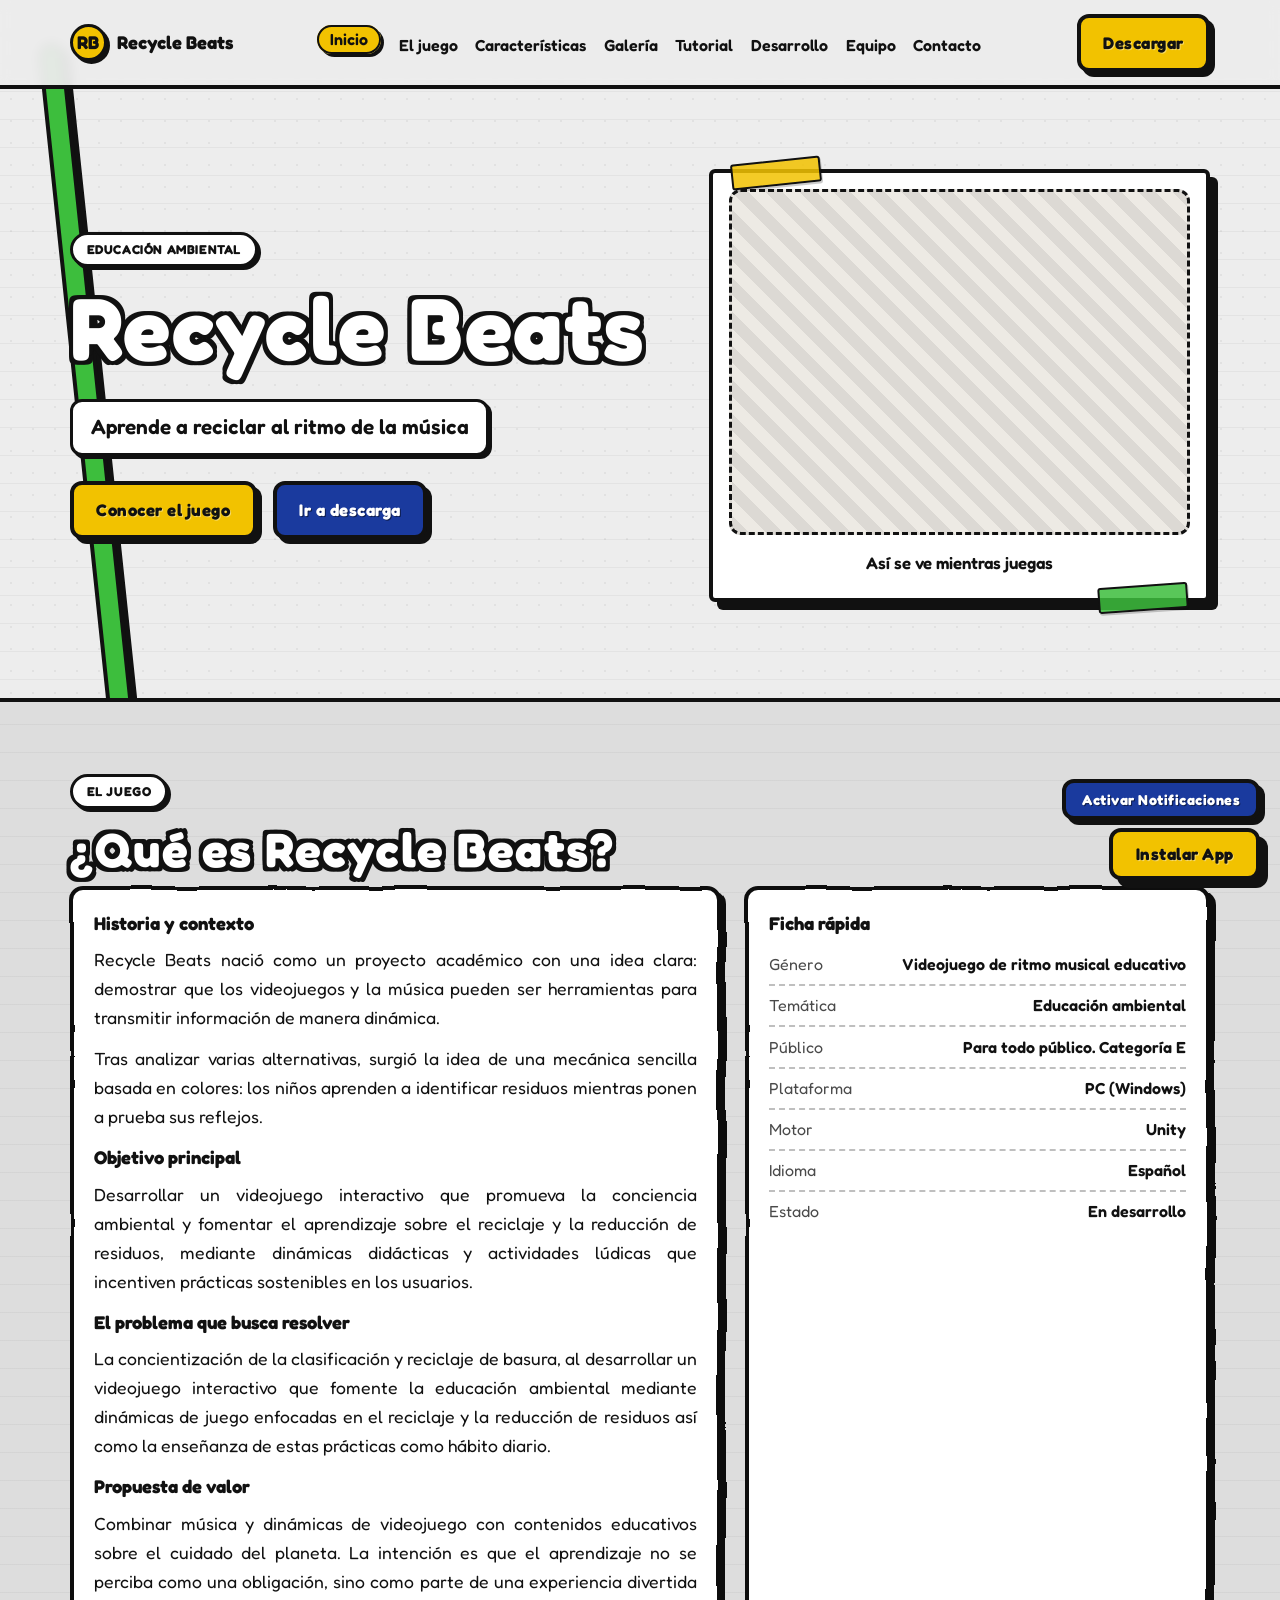
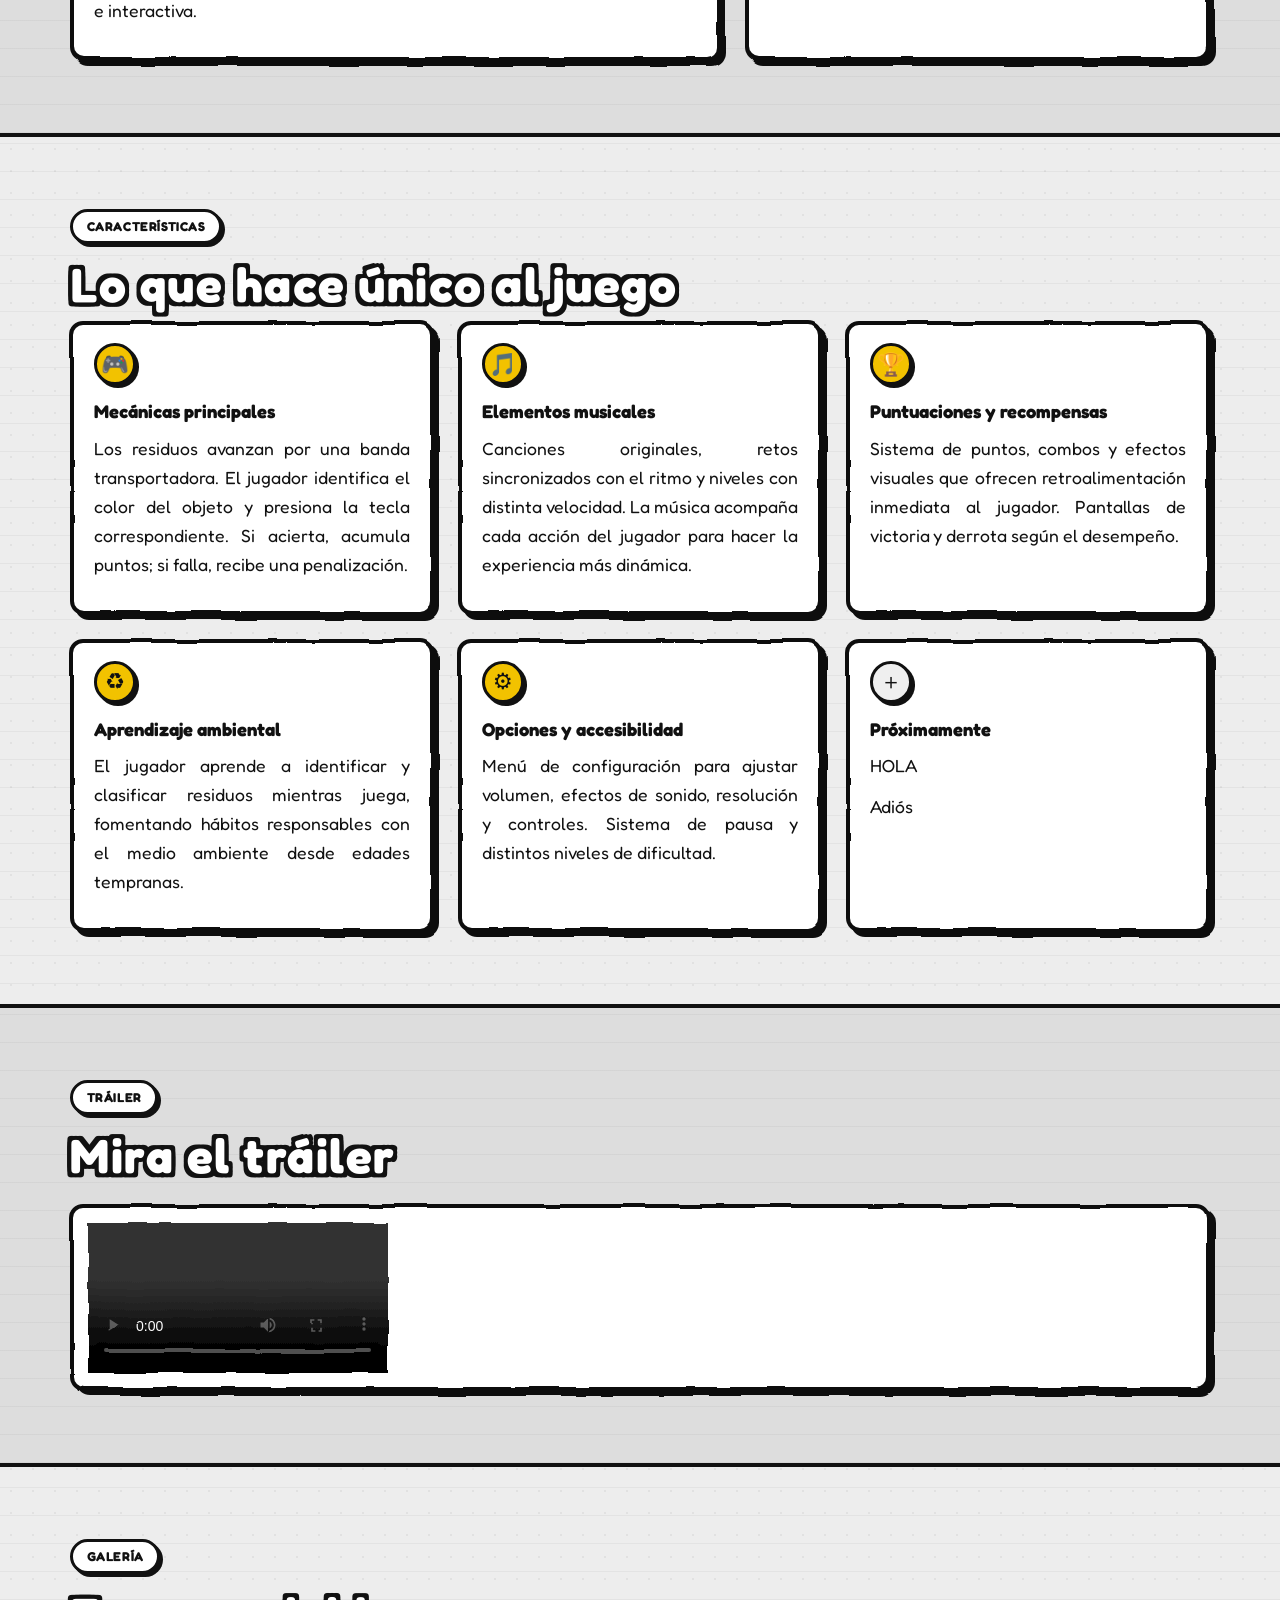
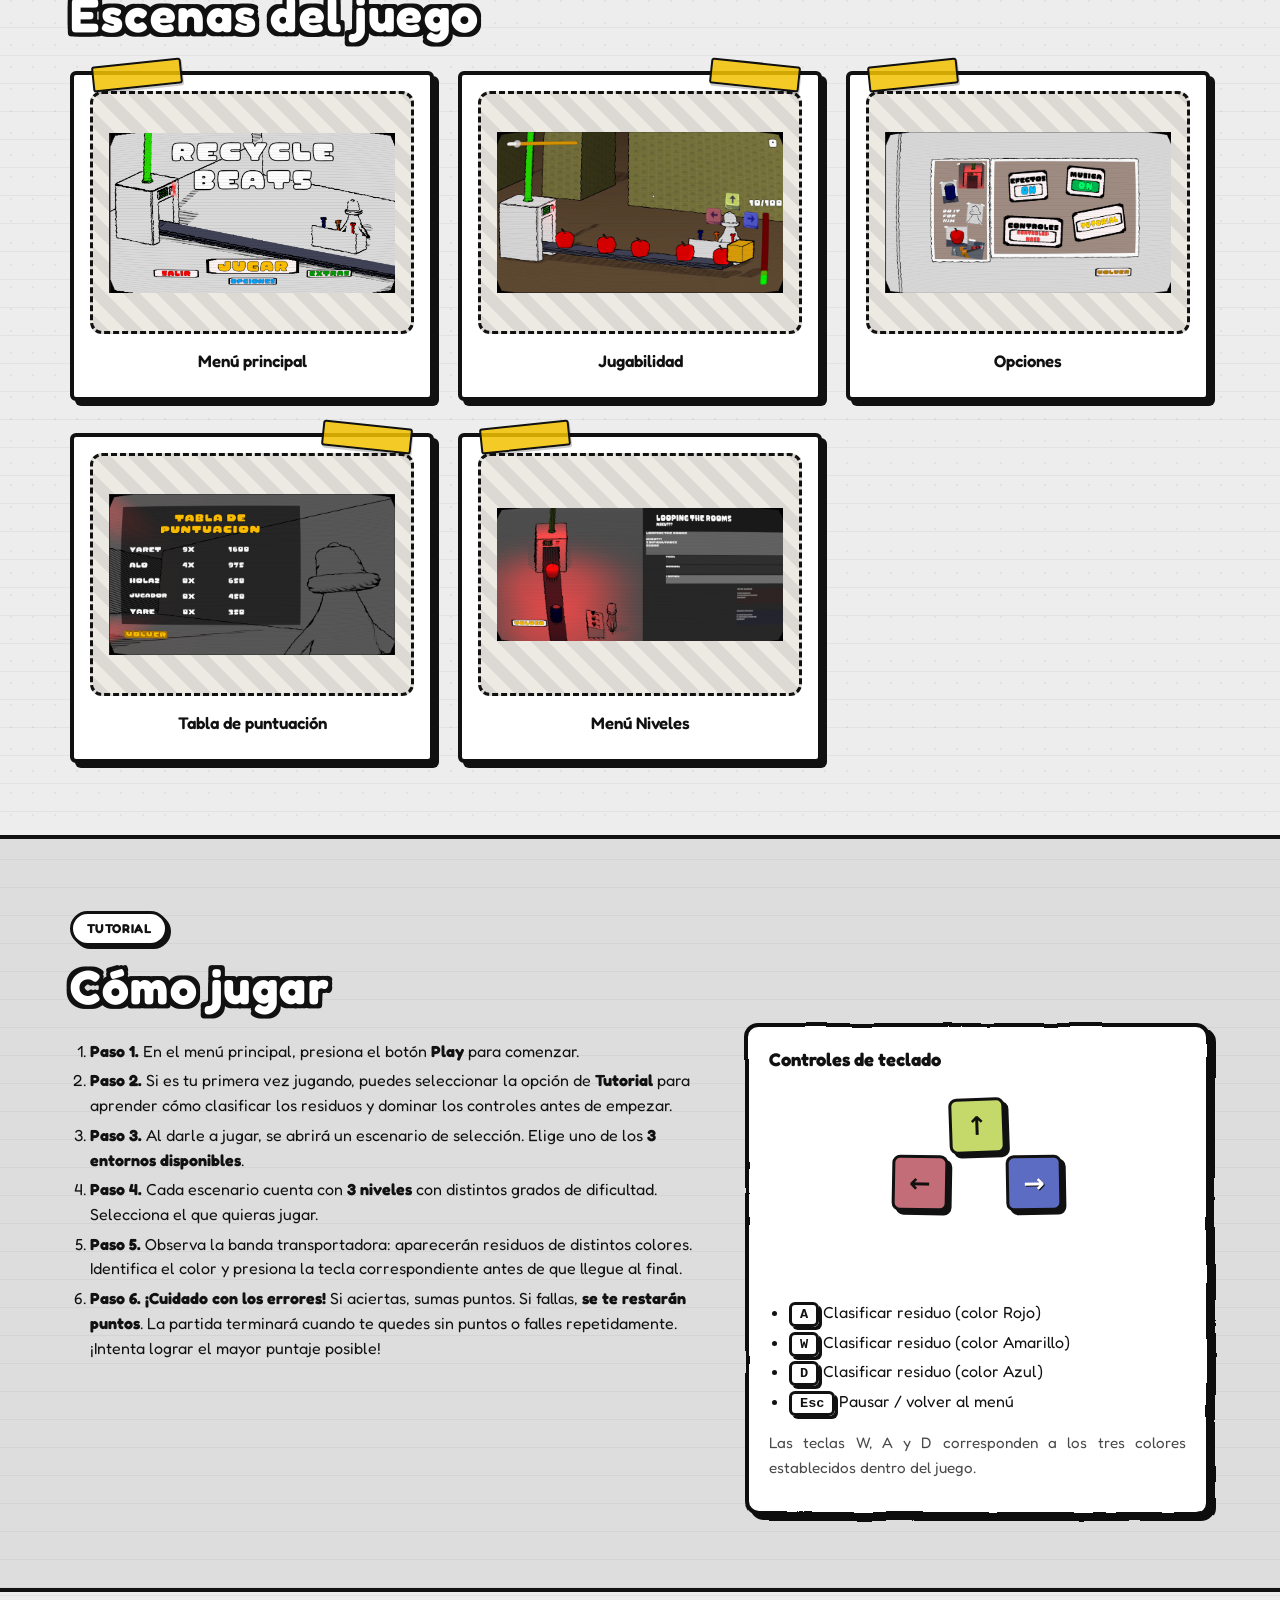
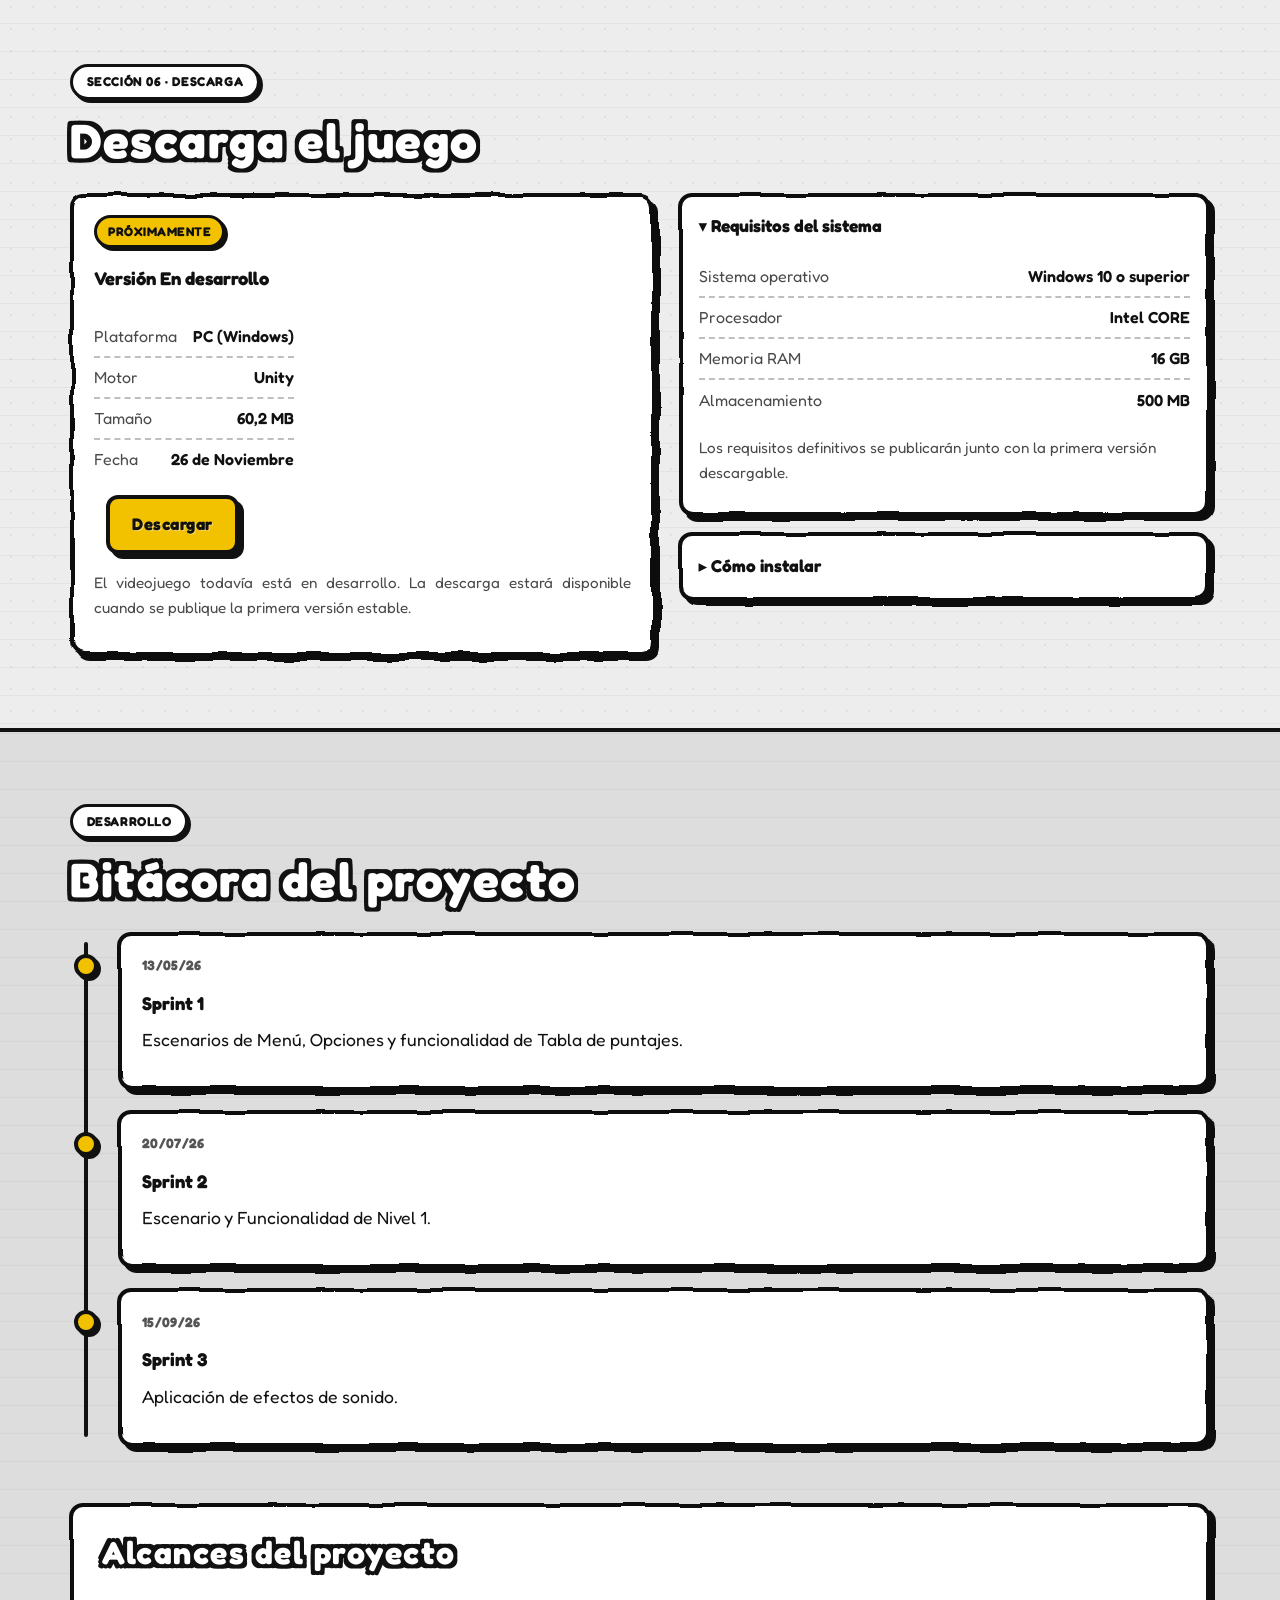
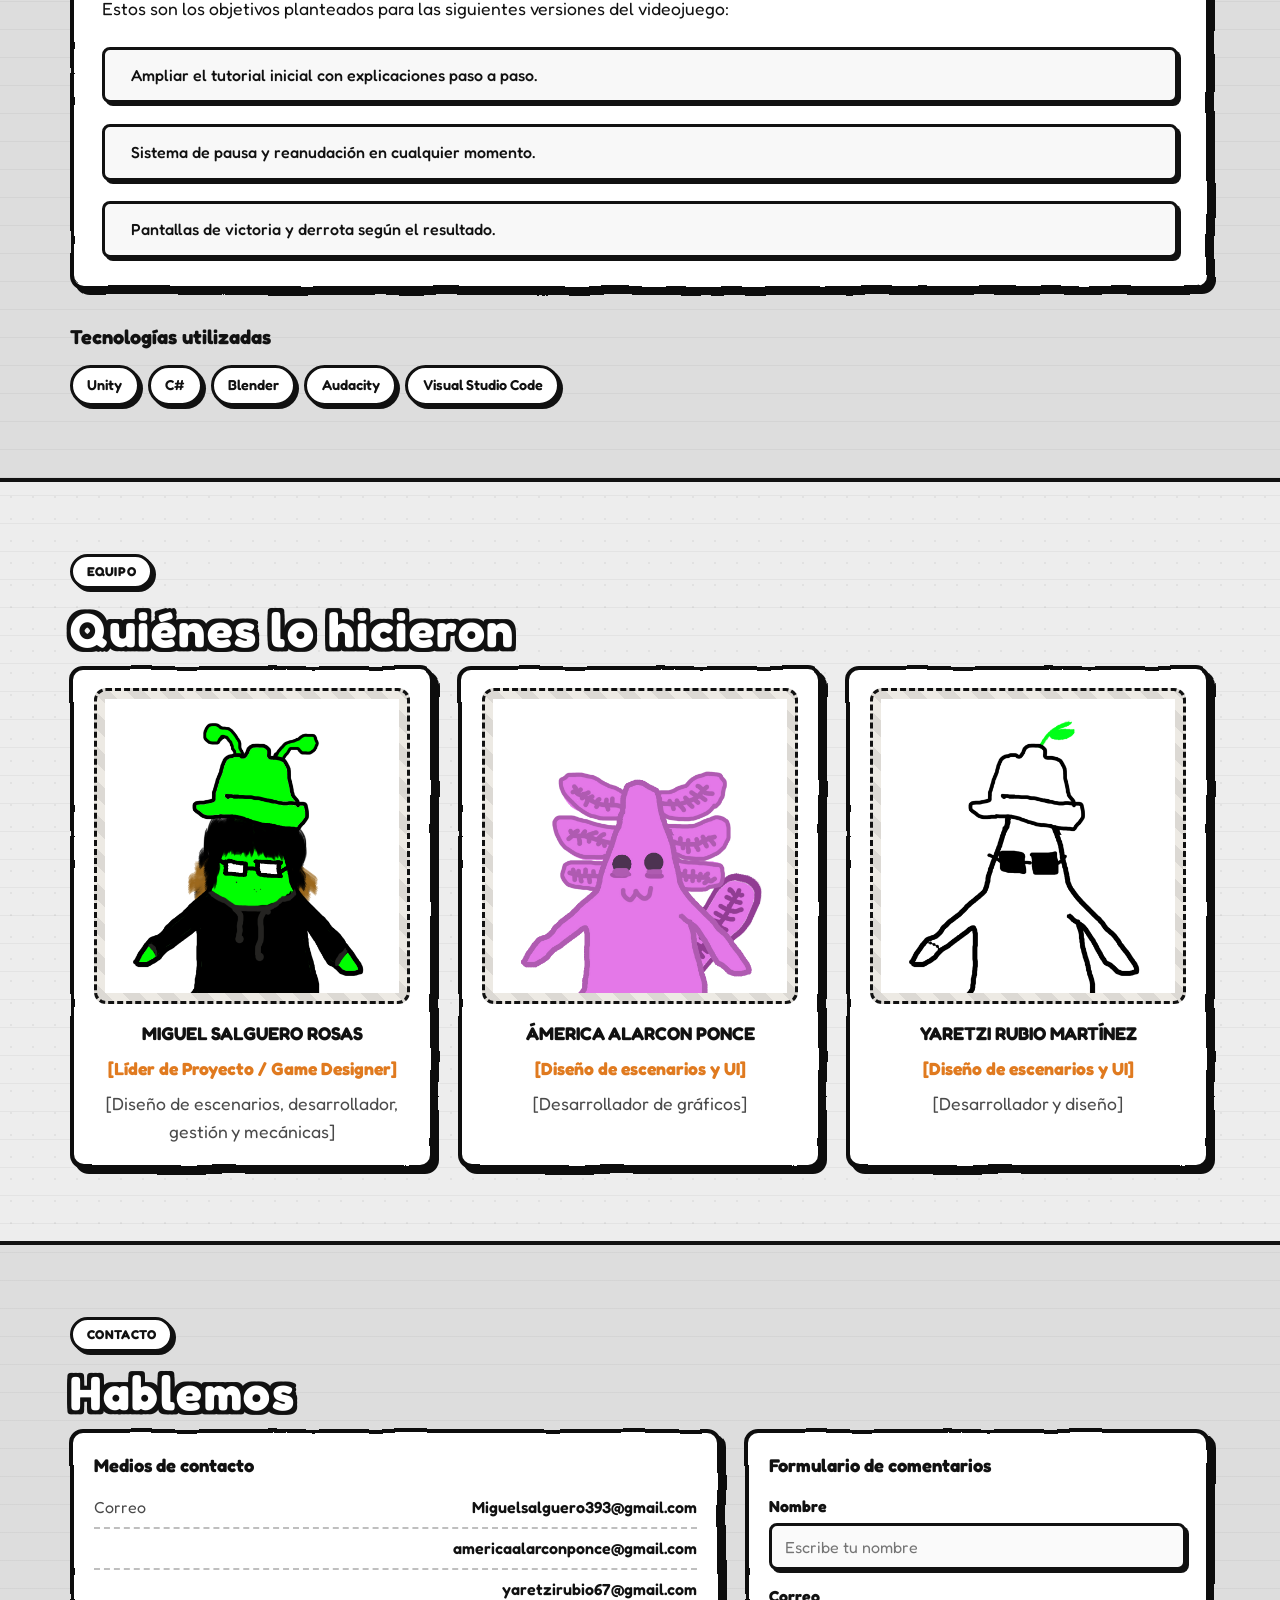
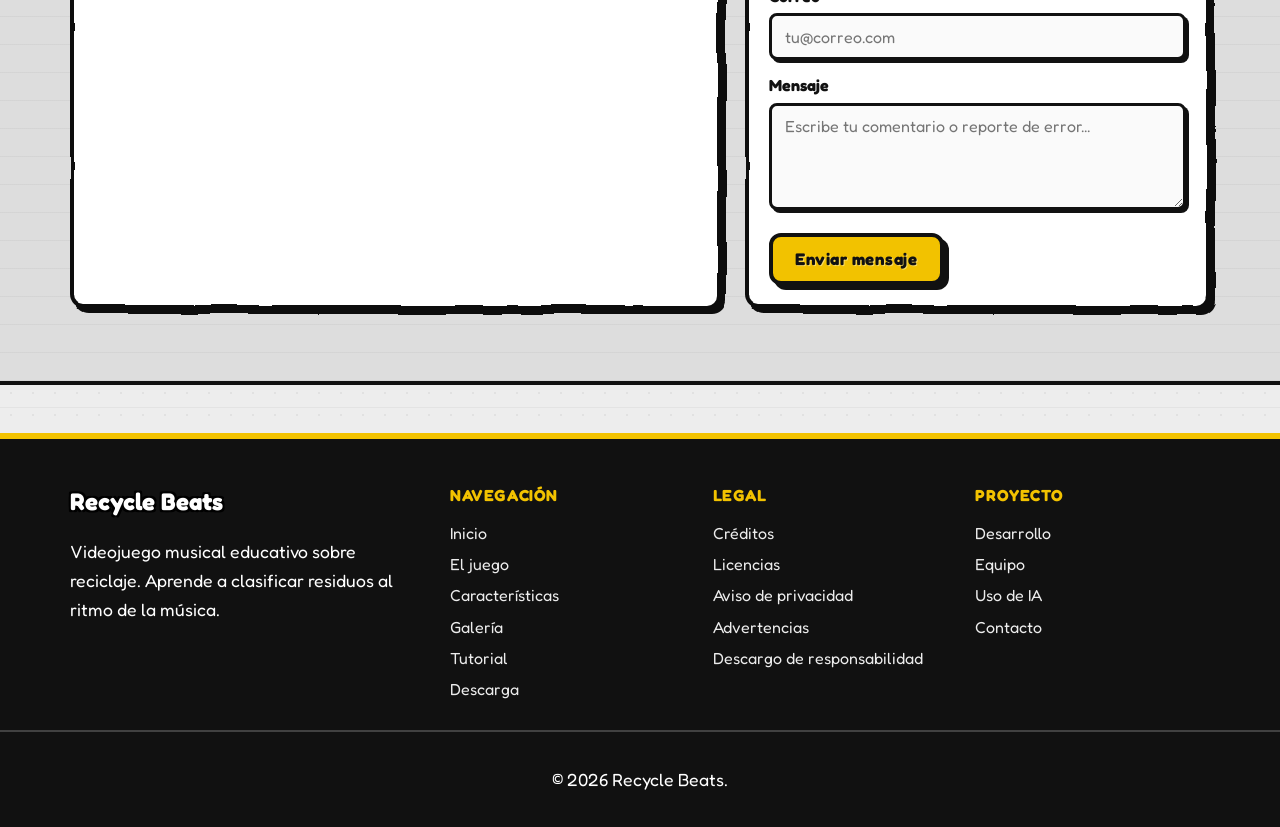
<file: index.html>
<!DOCTYPE html>
<html lang="es">
<head>
  <meta charset="UTF-8" />
  <meta name="viewport" content="width=device-width, initial-scale=1.0" />

  <title>Recycle Beats — Sitio oficial</title>
  <meta name="description" content="Recycle Beats: videojuego musical educativo sobre reciclaje. Aprende a clasificar residuos al ritmo de la música." />

  <meta name="theme-color" content="#F2C200" />
  <link rel="icon" type="image/svg+xml" href="icon.svg" />
<link rel="apple-touch-icon" href="image2.png" />
  
  <!-- ENLACE A LA PWA -->
  <link rel="manifest" href="manifest.json" />

  <!-- Fredoka -->
  <link rel="preconnect" href="https://fonts.googleapis.com" />
  <link rel="preconnect" href="https://fonts.gstatic.com" crossorigin />
  <link href="https://fonts.googleapis.com/css2?family=Fredoka:wght@400;500;600;700&display=swap" rel="stylesheet" />

  <link rel="stylesheet" href="style.css" />
</head>
<body>

  <!-- FILTROS SVG PARA EL EFECTO "WOBBLE" -->
  <svg class="rb-svg-defs" aria-hidden="true" focusable="false" width="0" height="0">
    <defs>
      <filter id="rb-wobble-soft" x="-5%" y="-5%" width="110%" height="110%">
        <feTurbulence type="fractalNoise" baseFrequency="0.022" numOctaves="2" seed="4" result="noise" />
        <feDisplacementMap in="SourceGraphic" in2="noise" scale="4" xChannelSelector="R" yChannelSelector="G" />
      </filter>
      <filter id="rb-wobble-strong" x="-8%" y="-8%" width="116%" height="116%">
        <feTurbulence type="fractalNoise" baseFrequency="0.03" numOctaves="2" seed="8" result="noise" />
        <feDisplacementMap in="SourceGraphic" in2="noise" scale="7" xChannelSelector="R" yChannelSelector="G" />
      </filter>
    </defs>
  </svg>

  <a class="rb-skip" href="#inicio">Saltar al contenido</a>

  <!-- NAVBAR -->
  <header class="rb-navbar" id="rb-navbar">
    <div class="rb-navbar__inner">
      <a class="rb-brand" href="#inicio" aria-label="Ir al inicio">
        <span class="rb-brand__mark" aria-hidden="true">RB</span>
        <span class="rb-brand__name">Recycle&nbsp;Beats</span>
      </a>

      <button
        class="rb-navbar__toggle"
        id="rb-nav-toggle"
        aria-label="Abrir menú"
        aria-expanded="false"
        aria-controls="rb-nav-menu"
      >
        <span></span><span></span><span></span>
      </button>

      <nav class="rb-navbar__nav" id="rb-nav-menu" aria-label="Navegación principal">
        <ul>
          <li><a href="#inicio">Inicio</a></li>
          <li><a href="#el-juego">El juego</a></li>
          <li><a href="#caracteristicas">Características</a></li>
          <li><a href="#galeria">Galería</a></li>
          <li><a href="#tutorial">Tutorial</a></li>
          <li><a href="#desarrollo">Desarrollo</a></li>
          <li><a href="#equipo">Equipo</a></li>
          <li><a href="#contacto">Contacto</a></li>
        </ul>
      </nav>

      <!-- Botón fuera del nav para que quede a la derecha -->
      <a href="https://github.com/Miiguii/PWA-Recycle-Beats/releases/download/v1.0.0/Recycle_Beats.zip" class="btn-descarga-pc rb-btn rb-btn--amarillo rb-navbar__cta">Descargar</a>
    </div>
  </header>

  <main id="rb-main">

    <!--  SECCIÓN 01 · PORTADA -->
    <section class="rb-hero" id="inicio" aria-labelledby="hero-title">
      <span class="rb-hero__tube" aria-hidden="true"></span>

      <div class="rb-hero__content">
        <p class="rb-eyebrow">Educación ambiental</p>

        <h1 class="rb-title rb-title--xl" id="hero-title">Recycle&nbsp;Beats</h1>

        <p class="rb-hero__tagline" data-editable="tagline">
          Aprende a reciclar al ritmo de la música
        </p>

        <div class="rb-hero__actions">
          <a class="rb-btn rb-btn--amarillo" href="#el-juego">Conocer el juego</a>
          <a class="rb-btn rb-btn--azul" href="#descarga">Ir a descarga</a>
        </div>
      </div>

      <figure class="rb-polaroid" aria-label="Captura del juego pegada con cinta adhesiva">
        <span class="rb-tape rb-tape--tl" aria-hidden="true"></span>
        <span class="rb-tape rb-tape--br" aria-hidden="true"></span>

        <div class="rb-placeholder rb-placeholder--polaroid" role="region" aria-label="Gameplay de Recycle Beats">
          <video src="assets/video/Video_1.mp4" autoplay loop muted playsinline title="Gameplay de Recycle Beats">
            Tu navegador no soporta el elemento de video.
          </video>
        </div>
        <figcaption>Así se ve mientras juegas</figcaption>
      </figure>
    </section>

    <!-- SECCIÓN 02 · EL JUEGO -->
    <section class="rb-section rb-section--papel" id="el-juego" aria-labelledby="el-juego-title">
      <div class="rb-container">
        <p class="rb-eyebrow">El juego</p>
        <h2 class="rb-title rb-title--lg" id="el-juego-title">¿Qué es Recycle&nbsp;Beats?</h2>

        <div class="rb-grid-2">
          <article class="rb-card rb-wobble">
            <h3>Historia y contexto</h3>
            <p>
              Recycle Beats nació como un proyecto académico con una idea clara: demostrar que 
              los videojuegos y la música pueden ser herramientas para transmitir información 
              de manera dinámica.
            </p>
            <p>
              Tras analizar varias alternativas, surgió la idea de una mecánica sencilla basada 
              en colores: los niños aprenden a identificar residuos mientras ponen a prueba sus 
              reflejos.
            </p>

            <h3>Objetivo principal</h3>
            <p>
              Desarrollar un videojuego interactivo que promueva la conciencia ambiental y 
              fomentar el aprendizaje sobre el reciclaje y la reducción de residuos, 
              mediante dinámicas didácticas y actividades lúdicas que incentiven prácticas 
              sostenibles en los usuarios.
            </p>

            <h3>El problema que busca resolver</h3>
            <p>
              La concientización de la clasificación y reciclaje de basura, al desarrollar 
              un videojuego interactivo que fomente la educación ambiental mediante dinámicas de juego 
              enfocadas en el reciclaje y la reducción de residuos así como la enseñanza de estas 
              prácticas como hábito diario.
            </p>

            <h3>Propuesta de valor</h3>
            <p>
              Combinar música y dinámicas de videojuego con contenidos educativos sobre el
              cuidado del planeta. La intención es que el aprendizaje no se perciba como una
              obligación, sino como parte de una experiencia divertida e interactiva.
            </p>
          </article>

          <aside class="rb-card rb-card--ficha rb-wobble">
            <h3>Ficha rápida</h3>
            <ul class="rb-factsheet">
              <li><span>Género</span><strong>Videojuego de ritmo musical educativo</strong></li>
              <li><span>Temática</span><strong>Educación ambiental</strong></li>
              <li><span>Público</span><strong>Para todo público. Categoría E</strong></li>
              <li><span>Plataforma</span><strong>PC (Windows)</strong></li>
              <li><span>Motor</span><strong>Unity</strong></li>
              <li><span>Idioma</span><strong>Español</strong></li>
              <li><span>Estado</span><strong>En desarrollo</strong></li>
            </ul>
          </aside>
        </div>
      </div>
    </section>

    <!-- SECCIÓN 03 · CARACTERÍSTICAS -->
    <section class="rb-section" id="caracteristicas" aria-labelledby="caracteristicas-title">
      <div class="rb-container">
        <p class="rb-eyebrow">Características</p>
        <h2 class="rb-title rb-title--lg" id="caracteristicas-title">Lo que hace único al juego</h2>

        <div class="rb-grid-3">
          <article class="rb-card rb-card--feature rb-wobble">
            <span class="rb-card__icon" aria-hidden="true">🎮</span>
            <h3>Mecánicas principales</h3>
            <p>
              Los residuos avanzan por una banda transportadora. El jugador identifica el color
              del objeto y presiona la tecla correspondiente. Si acierta, acumula puntos; si
              falla, recibe una penalización.
            </p>
          </article>

          <article class="rb-card rb-card--feature rb-wobble">
            <span class="rb-card__icon" aria-hidden="true">🎵</span>
            <h3>Elementos musicales</h3>
            <p>
              Canciones originales, retos sincronizados con el ritmo y niveles con distinta
              velocidad. La música acompaña cada acción del jugador para hacer la experiencia
              más dinámica.
            </p>
          </article>

          <article class="rb-card rb-card--feature rb-wobble">
            <span class="rb-card__icon" aria-hidden="true">🏆</span>
            <h3>Puntuaciones y recompensas</h3>
            <p>
              Sistema de puntos, combos y efectos visuales que ofrecen retroalimentación
              inmediata al jugador. Pantallas de victoria y derrota según el desempeño.
            </p>
          </article>

          <article class="rb-card rb-card--feature rb-wobble">
            <span class="rb-card__icon" aria-hidden="true">♻️</span>
            <h3>Aprendizaje ambiental</h3>
            <p>
              El jugador aprende a identificar y clasificar residuos mientras juega, fomentando
              hábitos responsables con el medio ambiente desde edades tempranas.
            </p>
          </article>

          <article class="rb-card rb-card--feature rb-wobble">
            <span class="rb-card__icon" aria-hidden="true">⚙️</span>
            <h3>Opciones y accesibilidad</h3>
            <p>
              Menú de configuración para ajustar volumen, efectos de sonido, resolución y
              controles. Sistema de pausa y distintos niveles de dificultad.
            </p>
          </article>

          <article class="rb-card rb-card--feature rb-card--soon rb-wobble">
            <span class="rb-card__icon" aria-hidden="true">＋</span>
            <h3>Próximamente</h3>
            <p>HOLA</p>
            <p>Adiós</p>
          </article>
        </div>
      </div>
    </section>

    <!-- 
         SECCIÓN 04 · TRÁILER
          -->
    <section class="rb-section rb-section--papel" id="trailer" aria-labelledby="trailer-title">
      <div class="rb-container">
        <p class="rb-eyebrow">Tráiler</p>
        <h2 class="rb-title rb-title--lg" id="trailer-title">Mira el tráiler</h2>

        <div class="rb-video-frame rb-wobble">
          <video
            class="rb-video"
            controls
            preload="metadata"
            playsinline
            aria-label="Tráiler de Recicle Beats">
            <source src="assets/video/recycle-beats.mp4" type="video/mp4">
            Tu navegador no soporta la reproducción de video.
          </video>
        </div>
      </div>
    </section>

    <!-- SECCIÓN 05 · GALERÍA -->
    <section class="rb-section" id="galeria" aria-labelledby="galeria-title">
      <div class="rb-container">
        <p class="rb-eyebrow">Galería</p>
        <h2 class="rb-title rb-title--lg" id="galeria-title">Escenas del juego</h2>

        <div class="rb-gallery">
          <figure class="rb-polaroid rb-polaroid--sm">
            <span class="rb-tape rb-tape--tl" aria-hidden="true"></span>
            <div class="rb-placeholder rb-placeholder--polaroid" role="img" aria-label="Captura pendiente: menú principal">
              <img src="assets/images/screenshots/Image_3.png" alt="Captura de pantalla 1 del juego" loading="lazy" />
            </div>
            <figcaption>Menú principal</figcaption>
          </figure>

          <figure class="rb-polaroid rb-polaroid--sm">
            <span class="rb-tape rb-tape--tr" aria-hidden="true"></span>
            <div class="rb-placeholder rb-placeholder--polaroid" role="img" aria-label="Captura pendiente: jugabilidad">
              <img src="assets/images/screenshots/Image_4.png" alt="Captura de pantalla 1 del juego" loading="lazy" />
            </div>
            <figcaption>Jugabilidad</figcaption>
          </figure>

          <figure class="rb-polaroid rb-polaroid--sm">
            <span class="rb-tape rb-tape--tl" aria-hidden="true"></span>
            <div class="rb-placeholder rb-placeholder--polaroid" role="img" aria-label="Captura pendiente: opciones">
              <img src="assets/images/screenshots/Image_1.png" alt="Captura de pantalla 1 del juego" loading="lazy" />
            </div>
            <figcaption>Opciones</figcaption>
          </figure>

          <figure class="rb-polaroid rb-polaroid--sm">
            <span class="rb-tape rb-tape--tr" aria-hidden="true"></span>
            <div class="rb-placeholder rb-placeholder--polaroid" role="img" aria-label="Captura pendiente: tabla de puntuación">
              <img src="assets/images/screenshots/Image_2.png" alt="Captura de pantalla 1 del juego" loading="lazy" />
            </div>
            <figcaption>Tabla de puntuación</figcaption>
          </figure>

          <figure class="rb-polaroid rb-polaroid--sm">
            <span class="rb-tape rb-tape--tl" aria-hidden="true"></span>
            <div class="rb-placeholder rb-placeholder--polaroid" role="img" aria-label="Captura pendiente: escena Backrooms">
              <img src="assets/images/screenshots/Image_5.jpeg" alt="Captura de pantalla 1 del juego" loading="lazy" />
            </div>
            <figcaption>Menú Niveles</figcaption>
          </figure>
        </div>
      </div>
    </section>

    <!--  SECCIÓN 06 · TUTORIAL -->
    <section class="rb-section rb-section--papel" id="tutorial" aria-labelledby="tutorial-title">
      <div class="rb-container">
        <p class="rb-eyebrow">Tutorial</p>
        <h2 class="rb-title rb-title--lg" id="tutorial-title">Cómo jugar</h2>

        <div class="rb-grid-2">
          <ol class="rb-steps">
            <li>
              <strong>Paso 1.</strong> En el menú principal, presiona el botón <strong>Play</strong> para comenzar.
            </li>
            <li>
              <strong>Paso 2.</strong> Si es tu primera vez jugando, puedes seleccionar la opción de <strong>Tutorial</strong> para aprender cómo clasificar los residuos y dominar los controles antes de empezar.
            </li>
            <li>
              <strong>Paso 3.</strong> Al darle a jugar, se abrirá un escenario de selección. Elige uno de los <strong>3 entornos disponibles</strong>.
            </li>
            <li>
              <strong>Paso 4.</strong> Cada escenario cuenta con <strong>3 niveles</strong> con distintos grados de dificultad. Selecciona el que quieras jugar.
            </li>
            <li>
              <strong>Paso 5.</strong> Observa la banda transportadora: aparecerán residuos de distintos colores. Identifica el color y presiona la tecla correspondiente antes de que llegue al final.
            </li>
            <li>
              <strong>Paso 6.</strong> <strong>¡Cuidado con los errores!</strong> Si aciertas, sumas puntos. Si fallas, <strong>se te restarán puntos</strong>. La partida terminará cuando te quedes sin puntos o falles repetidamente. ¡Intenta lograr el mayor puntaje posible!
            </li>
          </ol>

          <aside class="rb-card rb-card--controls rb-wobble">
            <h3>Controles de teclado</h3>

            <div class="rb-dpad" aria-hidden="true">
              <span class="rb-dpad__key rb-dpad__key--up">↑</span>
              <span class="rb-dpad__key rb-dpad__key--left">←</span>
              <span class="rb-dpad__key rb-dpad__key--right">→</span>
            </div>

            <ul class="rb-controls">
              <li><kbd>A</kbd><span>    Clasificar residuo (color Rojo)</span></li>
              <li><kbd>W</kbd><span>    Clasificar residuo (color Amarillo)</span></li>
              <li><kbd>D</kbd><span>    Clasificar residuo (color Azul)</span></li>
              <li><kbd>Esc</kbd><span>    Pausar / volver al menú</span></li>
            </ul>

            <p class="rb-muted">
              Las teclas W, A y D corresponden a los tres colores establecidos dentro del
              juego.
            </p>
          </aside>
        </div>
      </div>
    </section>

    <!-- SECCIÓN 07 · DESCARGA + REQUISITOS + INSTALACIÓN -->
    <section class="rb-section" id="descarga" aria-labelledby="descarga-title">
      <div class="rb-container">
        <p class="rb-eyebrow">Sección 06 · Descarga</p>
        <h2 class="rb-title rb-title--lg" id="descarga-title">Descarga el juego</h2>

        <div class="rb-download">
          <div class="rb-card rb-card--download rb-wobble-strong">
            <span class="rb-badge rb-badge--soon">PRÓXIMAMENTE</span>
            <h3>Versión <span data-editable="version">En desarrollo</span></h3>
            <ul class="rb-factsheet">
              <li><span>Plataforma</span><strong>PC (Windows)</strong></li>
              <li><span>Motor</span><strong>Unity</strong></li>
              <li><span>Tamaño</span><strong>60,2 MB</strong></li>
              <li><span>Fecha</span><strong>26 de Noviembre</strong></li>
            </ul>
            <a href="https://github.com/Miiguii/PWA-Recycle-Beats/releases/download/v1.0.0/Recycle_Beats.zip" class="btn-descarga-pc rb-btn rb-btn--amarillo rb-navbar__cta">Descargar</a>

            <p class="rb-muted">
              El videojuego todavía está en desarrollo. La descarga estará disponible cuando
              se publique la primera versión estable.
            </p>
          </div>

          <div>
            <details class="rb-accordion rb-wobble" open>
              <summary>Requisitos del sistema</summary>
              <ul class="rb-factsheet">
                <li><span>Sistema operativo</span><strong>Windows 10 o superior</strong></li>
                <li><span>Procesador</span><strong>Intel CORE</strong></li>
                <li><span>Memoria RAM</span><strong>16 GB</strong></li>
                <li><span>Almacenamiento</span><strong>500 MB</strong></li>
                
              </ul>
              <p class="rb-muted">
                Los requisitos definitivos se publicarán junto con la primera versión descargable.
              </p>
            </details>

            <details class="rb-accordion rb-wobble">
              <summary>Cómo instalar</summary>
              <ol class="rb-steps">
                <li>Descarga el archivo del videojuego desde esta página (cuando esté disponible).</li>
                <li>Extrae el contenido en una carpeta de tu elección.</li>
                <li>Ejecuta el archivo principal del juego.</li>
                <li>Selecciona el nivel y comienza a jugar.</li>
              </ol>
            </details>
          </div>
        </div>
      </div>
    </section>

    <!-- SECCIÓN 08 · DESARROLLO -->
    <section class="rb-section rb-section--papel" id="desarrollo" aria-labelledby="desarrollo-title">
      <div class="rb-container">
        <p class="rb-eyebrow">Desarrollo</p>
        <h2 class="rb-title rb-title--lg" id="desarrollo-title">Bitácora del proyecto</h2>

        <ol class="rb-timeline">
          <li class="rb-timeline__item">
            <span class="rb-timeline__dot" aria-hidden="true"></span>
            <div class="rb-card rb-wobble">
              <p class="rb-timeline__date">13/05/26</p>
              <h3>Sprint 1</h3>
              <p>Escenarios de Menú, Opciones y funcionalidad de Tabla de puntajes.</p>
            </div>
          </li>
          <li class="rb-timeline__item">
            <span class="rb-timeline__dot" aria-hidden="true"></span>
            <div class="rb-card rb-wobble">
              <p class="rb-timeline__date">20/07/26</p>
              <h3>Sprint 2</h3>
              <p>Escenario y Funcionalidad de Nivel 1.</p>
            </div>
          </li>
          <li class="rb-timeline__item">
            <span class="rb-timeline__dot" aria-hidden="true"></span>
            <div class="rb-card rb-wobble">
              <p class="rb-timeline__date">15/09/26</p>
              <h3>Sprint 3</h3>
              <p>Aplicación de efectos de sonido.</p>
            </div>
          </li>
        </ol>

        <!-- TARJETA DE ALCANCES -->
        <div class="rb-card rb-wobble" style="margin-top: 3.5rem; padding: 2rem;">
          <h3 class="rb-title rb-title--lg" style="font-size: 2rem; text-align: left; margin-top: 0; margin-bottom: 1.5rem; line-height: 1.1;">
            Alcances del proyecto
          </h3>
          <p style="margin-top: 1rem;">Estos son los objetivos planteados para las siguientes versiones del videojuego:</p>
          
          <ul class="rb-alcances-list">
            <li><span aria-hidden="true"></span> Ampliar el tutorial inicial con explicaciones paso a paso.</li>
            <li><span aria-hidden="true"></span> Sistema de pausa y reanudación en cualquier momento.</li>
            <li><span aria-hidden="true"></span> Pantallas de victoria y derrota según el resultado.</li>
          </ul>
        </div>

        <h3 class="rb-subtitle">Tecnologías utilizadas</h3>
        <div class="rb-chips">
          <span class="rb-chip">Unity</span>
          <span class="rb-chip">C#</span>
          <span class="rb-chip">Blender</span>
          <span class="rb-chip">Audacity</span>
          <span class="rb-chip">Visual Studio Code</span>
        </div>
      </div>
    </section>

        <!-- SECCIÓN 09 · EQUIPO -->
    <section class="rb-section" id="equipo" aria-labelledby="equipo-title">
      <div class="rb-container">
        <p class="rb-eyebrow">Equipo</p>
        <h2 class="rb-title rb-title--lg" id="equipo-title">Quiénes lo hicieron</h2>

        <div class="rb-grid-3">
          <article class="rb-card rb-card--team rb-wobble">
            <div class="rb-avatar rb-placeholder" role="img" aria-label="Avatar pendiente">
              <img src="assets/images/team/IngaMigui.jpeg" alt="Imagen Avatar" loading="lazy" />
            </div>
            <h3 data-editable="team-nombre">MIGUEL SALGUERO ROSAS</h3>
            <div class="rb-role" data-editable="team-rol">[Líder de Proyecto / Game Designer]</div>
            <div class="rb-muted" data-editable="team-aporte">[Diseño de escenarios, desarrollador, gestión y mecánicas]</div>
          </article>

          <article class="rb-card rb-card--team rb-wobble">
            <div class="rb-avatar rb-placeholder" role="img" aria-label="Avatar pendiente">
              <img src="assets/images/team/IngaAme.jpg.jpeg" alt="Imagen Avatar" loading="lazy" />
            </div>
            <h3 data-editable="team-nombre">ÁMERICA ALARCON PONCE</h3>
            <div class="rb-role" data-editable="team-rol">[Diseño de escenarios y UI]</div>
            <div class="rb-muted" data-editable="team-aporte">[Desarrollador de gráficos]</div>
          </article>

          <article class="rb-card rb-card--team rb-wobble">
            <div class="rb-avatar rb-placeholder" role="img" aria-label="Avatar pendiente">
              <img src="assets/images/team/IngaYare.jpg.jpeg" alt="Imagen Avatar" loading="lazy" />
            </div>
            <h3 data-editable="team-nombre">YARETZI RUBIO MARTÍNEZ</h3>
            <div class="rb-role" data-editable="team-rol">[Diseño de escenarios y UI]</div>
            <div class="rb-muted" data-editable="team-aporte">[Desarrollador y diseño]</div>
          </article>
        </div>
      </div>
    </section>

    <!-- SECCIÓN 10 · CONTACTO -->
    <section class="rb-section rb-section--papel" id="contacto" aria-labelledby="contacto-title">
      <div class="rb-container">
        <p class="rb-eyebrow">Contacto</p>
        <h2 class="rb-title rb-title--lg" id="contacto-title">Hablemos</h2>

        <div class="rb-grid-2">
          <div class="rb-card rb-wobble">
            <h3>Medios de contacto</h3>
            <ul class="rb-factsheet">
              <li><span>Correo</span><strong data-editable="contacto-email">Miguelsalguero393@gmail.com</strong></li>
              <li><span></span><strong data-editable="contacto-email">americaalarconponce@gmail.com</strong></li>
              <li><span></span><strong data-editable="contacto-email">yaretzirubio67@gmail.com</strong></li>
            </ul>
          </div>

                    <!-- Formulario Funcional con Formspree -->
          <form class="rb-card rb-form rb-wobble" action="https://formspree.io/f/xdeezrwj" method="POST" id="contacto-form">
            <h3>Formulario de comentarios</h3>
            
            <!-- Aquí aparecerá el mensaje de éxito o error -->
            <div id="form-status" style="display: none; padding: 10px; margin-bottom: 15px; border: 3px solid var(--rb-negro); font-weight: bold; text-align: center;"></div>

            <label for="cf-nombre">Nombre</label>
            <input id="cf-nombre" type="text" name="nombre" placeholder="Escribe tu nombre" required />

            <label for="cf-correo">Correo</label>
            <input id="cf-correo" type="email" name="email" placeholder="tu@correo.com" required />

            <label for="cf-mensaje">Mensaje</label>
            <textarea id="cf-mensaje" name="mensaje" rows="4" placeholder="Escribe tu comentario o reporte de error..." required></textarea>

            <!-- Campo oculto para evitar spam -->
            <input type="text" name="_gotcha" style="display:none" />

            <button class="rb-btn rb-btn--amarillo" type="submit" style="margin-top: 1rem;">
              Enviar mensaje
            </button>
          </form>
        </div>
      </div>
    </section>
  </main>

  <!-- FOOTER -->
  <footer class="rb-footer" aria-label="Pie de página">
    <div class="rb-footer__inner">
      <div class="rb-footer__col">
        <h3 class="rb-footer__brand">Recycle&nbsp;Beats</h3>
        <p>
          Videojuego musical educativo sobre reciclaje. Aprende a clasificar residuos
          al ritmo de la música.
        </p>
      </div>

      <div class="rb-footer__col">
        <h4>Navegación</h4>
        <ul>
          <li><a href="#inicio">Inicio</a></li>
          <li><a href="#el-juego">El juego</a></li>
          <li><a href="#caracteristicas">Características</a></li>
          <li><a href="#galeria">Galería</a></li>
          <li><a href="#tutorial">Tutorial</a></li>
          <li><a href="#descarga">Descarga</a></li>
        </ul>
      </div>

      <div class="rb-footer__col">
        <h4>Legal</h4>
        <ul>
          <li><a href="Advertencias/creditos.html">Créditos</a></li>
          <li><a href="Advertencias/licencias.html">Licencias</a></li>
          <li><a href="Advertencias/privacidad.html">Aviso de privacidad</a></li>
          <li><a href="Advertencias/advertencias.html">Advertencias</a></li>
          <li><a href="Advertencias/descargo.html">Descargo de responsabilidad</a></li>
        </ul>
      </div>

      <div class="rb-footer__col">
        <h4>Proyecto</h4>
        <ul>
          <li><a href="#desarrollo">Desarrollo</a></li>
          <li><a href="#equipo">Equipo</a></li>
          <li><a href="Advertencias/uso-ia.html">Uso de IA</a></li>
          <li><a href="#contacto">Contacto</a></li>
        </ul>
      </div>
    </div>

    <div class="rb-footer__bottom">
      <p>© <span id="rb-year">2026</span> Recycle Beats. <span class="rb-muted"></span></p>
    </div>
  </footer>

      <!-- BOTÓN FLOTANTE DE INSTALACIÓN PWA -->
  <button id="pwa-install-btn" class="rb-btn rb-btn--amarillo" style="position: fixed; bottom: 20px; right: 20px; z-index: 9999; box-shadow: var(--rb-sombra-lg);">
     Instalar App
  </button>

  <script src="site.js" defer></script>
</body>
</html>
</file>
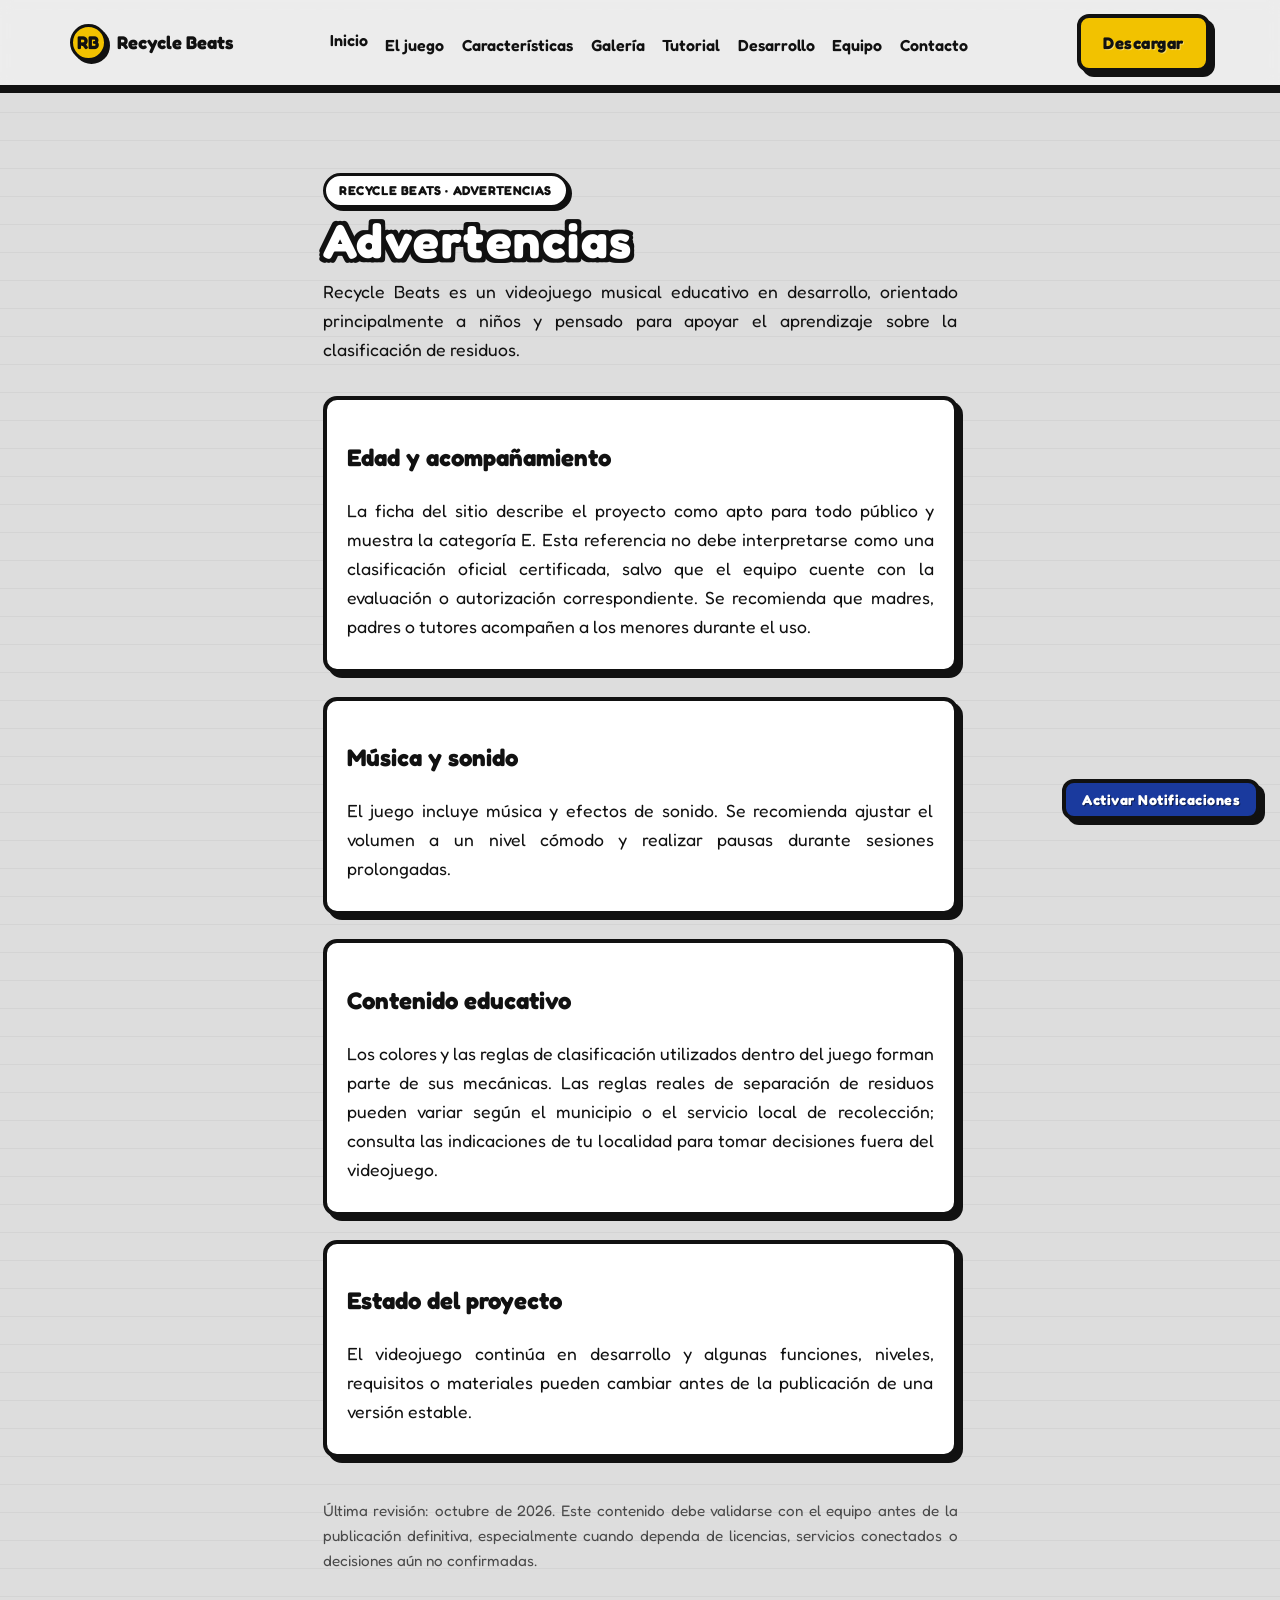
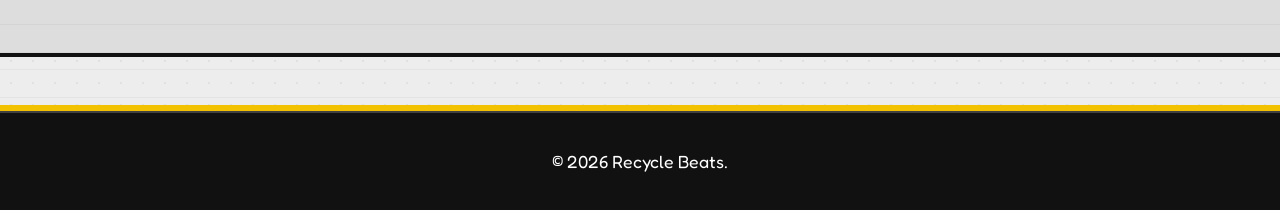
<file: Advertencias/advertencias.html>
<!DOCTYPE html>
<html lang="es">
<head>
  <meta charset="UTF-8" />
  <meta name="viewport" content="width=device-width, initial-scale=1.0" />
  <title>Advertencias — Recycle Beats</title>
  <meta name="description" content="Recycle Beats es un videojuego musical educativo en desarrollo, orientado principalmente a niños y pensado para apoyar el aprendizaje sobre la clasificación de residuos." />
  <meta name="theme-color" content="#EDEDED" />
  <link rel="icon" type="image/svg+xml" href="../icon.svg" />
  <link rel="preconnect" href="https://fonts.googleapis.com" />
  <link rel="preconnect" href="https://fonts.gstatic.com" crossorigin />
  <link href="https://fonts.googleapis.com/css2?family=Fredoka:wght@400;500;600;700&display=swap" rel="stylesheet" />
  <link rel="stylesheet" href="../style.css" />
</head>
<body>
  <a class="rb-skip" href="#contenido">Saltar al contenido</a>
  
  <header class="rb-navbar" id="rb-navbar">
    <div class="rb-navbar__inner">
      <a class="rb-brand" href="../index.html#inicio" aria-label="Ir al inicio">
        <span class="rb-brand__mark" aria-hidden="true">RB</span>
        <span class="rb-brand__name">Recycle&nbsp;Beats</span>
      </a>

      <button
        class="rb-navbar__toggle"
        id="rb-nav-toggle"
        aria-label="Abrir menú"
        aria-expanded="false"
        aria-controls="rb-nav-menu"
      >
        <span></span><span></span><span></span>
      </button>

      <nav class="rb-navbar__nav" id="rb-nav-menu" aria-label="Navegación principal">
        <ul>
          <li><a href="../index.html#inicio">Inicio</a></li>
          <li><a href="../index.html#el-juego">El juego</a></li>
          <li><a href="../index.html#caracteristicas">Características</a></li>
          <li><a href="../index.html#galeria">Galería</a></li>
          <li><a href="../index.html#tutorial">Tutorial</a></li>
          <li><a href="../index.html#desarrollo">Desarrollo</a></li>
          <li><a href="../index.html#equipo">Equipo</a></li>
          <li><a href="../index.html#contacto">Contacto</a></li>
        </ul>
      </nav>
      
      <!-- BOTÓN MOVIDO AQUÍ -->
      <a class="rb-btn rb-btn--amarillo rb-navbar__cta" href="../index.html#descarga">Descargar</a>
    </div>
  </header>

  <main id="contenido">
    <section class="rb-section rb-section--papel" aria-labelledby="legal-title">
      <div class="rb-container rb-legal">
        <p class="rb-eyebrow">Recycle Beats · Advertencias</p>
        <h1 class="rb-title rb-title--lg" id="legal-title">Advertencias</h1>
        <p>Recycle Beats es un videojuego musical educativo en desarrollo, orientado principalmente a niños y pensado para apoyar el aprendizaje sobre la clasificación de residuos.</p>
        
        <section class="rb-card rb-wobble" style="margin-top: 2rem;">
          <h2>Edad y acompañamiento</h2>
          <p>La ficha del sitio describe el proyecto como apto para todo público y muestra la categoría E. Esta referencia no debe interpretarse como una clasificación oficial certificada, salvo que el equipo cuente con la evaluación o autorización correspondiente. Se recomienda que madres, padres o tutores acompañen a los menores durante el uso.</p>
        </section>
        
        <section class="rb-card rb-wobble" style="margin-top: 1.5rem;">
          <h2>Música y sonido</h2>
          <p>El juego incluye música y efectos de sonido. Se recomienda ajustar el volumen a un nivel cómodo y realizar pausas durante sesiones prolongadas.</p>
        </section>
        
        <section class="rb-card rb-wobble" style="margin-top: 1.5rem;">
          <h2>Contenido educativo</h2>
          <p>Los colores y las reglas de clasificación utilizados dentro del juego forman parte de sus mecánicas. Las reglas reales de separación de residuos pueden variar según el municipio o el servicio local de recolección; consulta las indicaciones de tu localidad para tomar decisiones fuera del videojuego.</p>
        </section>
        
        <section class="rb-card rb-wobble" style="margin-top: 1.5rem;">
          <h2>Estado del proyecto</h2>
          <p>El videojuego continúa en desarrollo y algunas funciones, niveles, requisitos o materiales pueden cambiar antes de la publicación de una versión estable.</p>
        </section>
        
        <p class="rb-muted" style="margin-top: 2.5rem;">Última revisión: octubre de 2026. Este contenido debe validarse con el equipo antes de la publicación definitiva, especialmente cuando dependa de licencias, servicios conectados o decisiones aún no confirmadas.</p>
      </div>
    </section>
  </main>

  <footer class="rb-footer" aria-label="Pie de página">
    <div class="rb-footer__bottom">
      <p>© <span id="rb-year">2026</span> Recycle Beats.</p>
    </div>
  </footer>
  <script src="../site.js" defer></script>
</body>
</html>
</file>
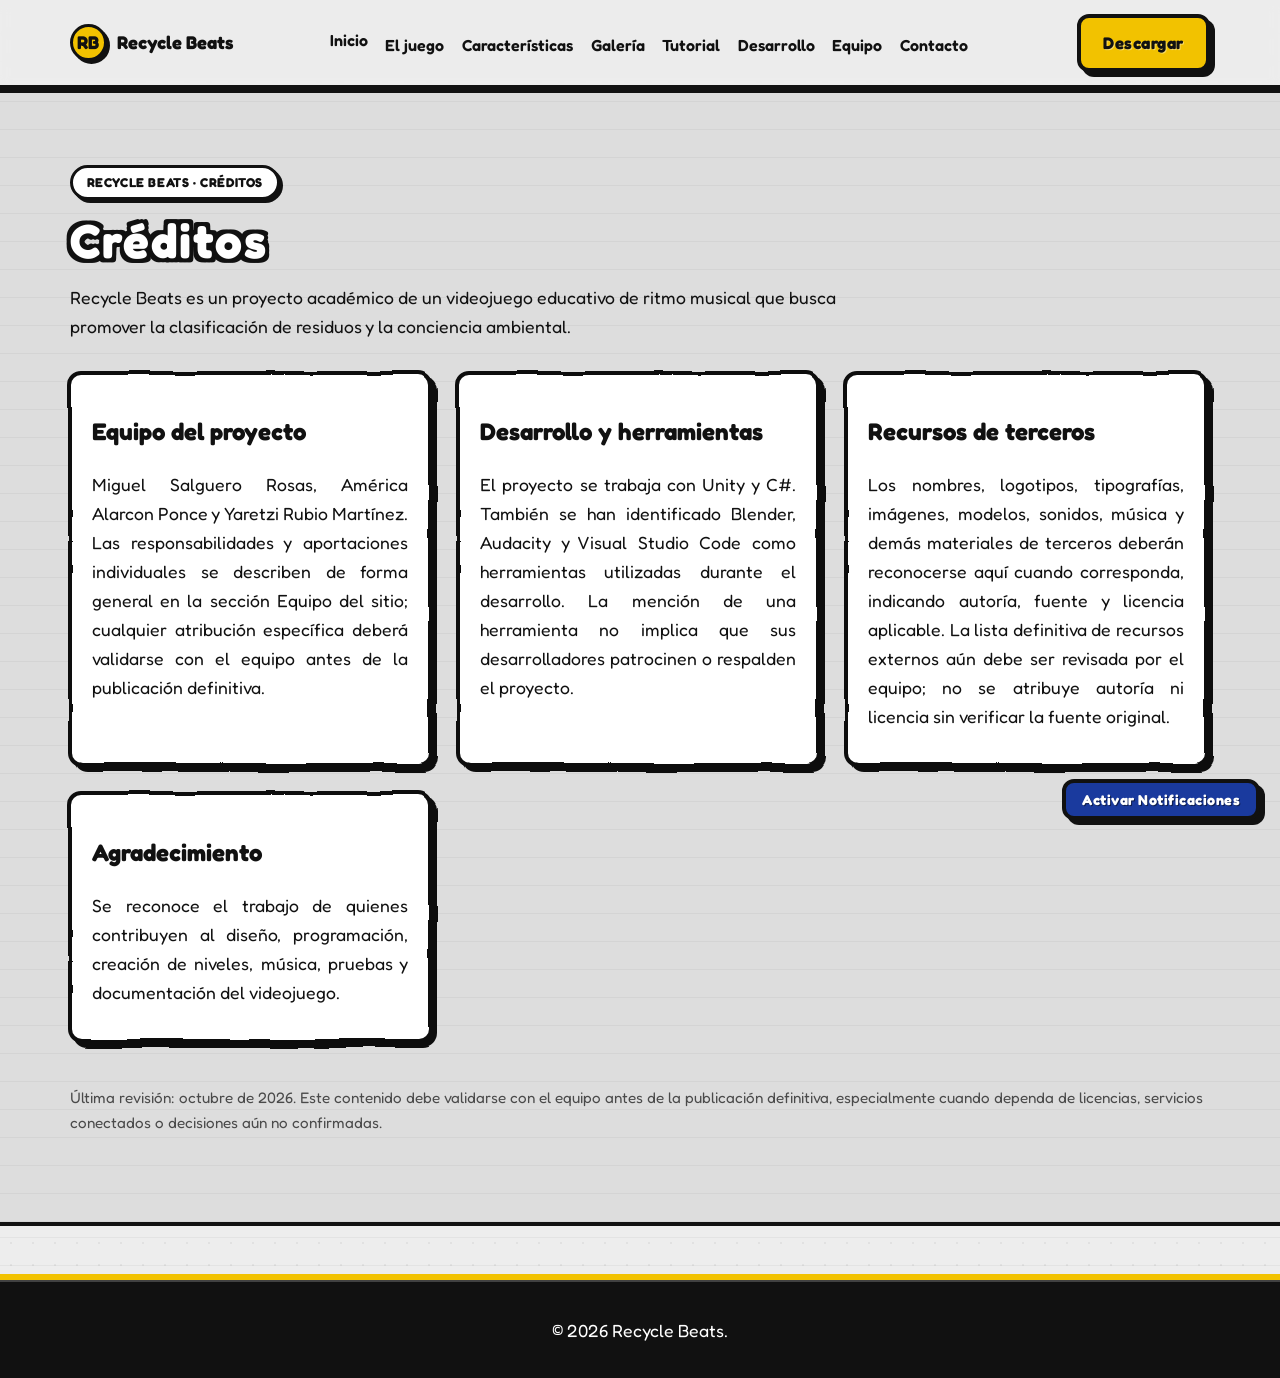
<file: Advertencias/creditos.html>
<!DOCTYPE html>
<html lang="es">
<head>
  <meta charset="UTF-8" />
  <meta name="viewport" content="width=device-width, initial-scale=1.0" />
  <title>Créditos — Recycle Beats</title>
  <meta name="description" content="Recycle Beats es un proyecto académico de un videojuego educativo de ritmo musical que busca promover la clasificación de residuos y la conciencia ambiental." />
  <meta name="theme-color" content="#EDEDED" />
  <link rel="icon" type="image/svg+xml" href="../icon.svg" />
  <link rel="preconnect" href="https://fonts.googleapis.com" />
  <link rel="preconnect" href="https://fonts.gstatic.com" crossorigin />
  <link href="https://fonts.googleapis.com/css2?family=Fredoka:wght@400;500;600;700&display=swap" rel="stylesheet" />
  <link rel="stylesheet" href="../style.css" />
</head>
<body>

  <!-- FILTROS SVG PARA EL EFECTO DE LÍNEA TEMBLOROSA (WOBBLE) -->
  <svg class="rb-svg-defs" aria-hidden="true" focusable="false" width="0" height="0">
    <defs>
      <filter id="rb-wobble-soft" x="-5%" y="-5%" width="110%" height="110%">
        <feTurbulence type="fractalNoise" baseFrequency="0.022" numOctaves="2" seed="4" result="noise" />
        <feDisplacementMap in="SourceGraphic" in2="noise" scale="4" xChannelSelector="R" yChannelSelector="G" />
      </filter>
      <filter id="rb-wobble-strong" x="-8%" y="-8%" width="116%" height="116%">
        <feTurbulence type="fractalNoise" baseFrequency="0.03" numOctaves="2" seed="8" result="noise" />
        <feDisplacementMap in="SourceGraphic" in2="noise" scale="7" xChannelSelector="R" yChannelSelector="G" />
      </filter>
    </defs>
  </svg>

  <a class="rb-skip" href="#contenido">Saltar al contenido</a>
  
  <header class="rb-navbar" id="rb-navbar">
    <div class="rb-navbar__inner">
      <a class="rb-brand" href="../index.html#inicio" aria-label="Ir al inicio">
        <span class="rb-brand__mark" aria-hidden="true">RB</span>
        <span class="rb-brand__name">Recycle&nbsp;Beats</span>
      </a>

      <button
        class="rb-navbar__toggle"
        id="rb-nav-toggle"
        aria-label="Abrir menú"
        aria-expanded="false"
        aria-controls="rb-nav-menu"
      >
        <span></span><span></span><span></span>
      </button>

      <nav class="rb-navbar__nav" id="rb-nav-menu" aria-label="Navegación principal">
        <ul>
          <li><a href="../index.html#inicio">Inicio</a></li>
          <li><a href="../index.html#el-juego">El juego</a></li>
          <li><a href="../index.html#caracteristicas">Características</a></li>
          <li><a href="../index.html#galeria">Galería</a></li>
          <li><a href="../index.html#tutorial">Tutorial</a></li>
          <li><a href="../index.html#desarrollo">Desarrollo</a></li>
          <li><a href="../index.html#equipo">Equipo</a></li>
          <li><a href="../index.html#contacto">Contacto</a></li>
        </ul>
      </nav>
      
      <a class="rb-btn rb-btn--amarillo rb-navbar__cta" href="../index.html#descarga">Descargar</a>
    </div>
  </header>

  <main id="contenido">
    <section class="rb-section rb-section--papel" aria-labelledby="legal-title">
      <div class="rb-container">
        <p class="rb-eyebrow">Recycle Beats · Créditos</p>
        <h1 class="rb-title rb-title--lg" id="legal-title">Créditos</h1>
        <p style="margin-bottom: 2rem; max-width: 800px;">Recycle Beats es un proyecto académico de un videojuego educativo de ritmo musical que busca promover la clasificación de residuos y la conciencia ambiental.</p>
        
        <div class="rb-grid-3" style="margin-bottom: 2.5rem;">
          
          <section class="rb-card rb-wobble rb-card--legal">
            <h2>Equipo del proyecto</h2>
            <p>Miguel Salguero Rosas, América Alarcon Ponce y Yaretzi Rubio Martínez. Las responsabilidades y aportaciones individuales se describen de forma general en la sección Equipo del sitio; cualquier atribución específica deberá validarse con el equipo antes de la publicación definitiva.</p>
          </section>
          
          <section class="rb-card rb-wobble rb-card--legal">
            <h2>Desarrollo y herramientas</h2>
            <p>El proyecto se trabaja con Unity y C#. También se han identificado Blender, Audacity y Visual Studio Code como herramientas utilizadas durante el desarrollo. La mención de una herramienta no implica que sus desarrolladores patrocinen o respalden el proyecto.</p>
          </section>
          
          <section class="rb-card rb-wobble rb-card--legal">
            <h2>Recursos de terceros</h2>
            <p>Los nombres, logotipos, tipografías, imágenes, modelos, sonidos, música y demás materiales de terceros deberán reconocerse aquí cuando corresponda, indicando autoría, fuente y licencia aplicable. La lista definitiva de recursos externos aún debe ser revisada por el equipo; no se atribuye autoría ni licencia sin verificar la fuente original.</p>
          </section>
          
          <section class="rb-card rb-wobble rb-card--legal">
            <h2>Agradecimiento</h2>
            <p>Se reconoce el trabajo de quienes contribuyen al diseño, programación, creación de niveles, música, pruebas y documentación del videojuego.</p>
          </section>

        </div>
        
        <p class="rb-muted">Última revisión: octubre de 2026. Este contenido debe validarse con el equipo antes de la publicación definitiva, especialmente cuando dependa de licencias, servicios conectados o decisiones aún no confirmadas.</p>
      </div>
    </section>
  </main>

  <footer class="rb-footer" aria-label="Pie de página">
    <div class="rb-footer__bottom">
      <p>© <span id="rb-year">2026</span> Recycle Beats.</p>
    </div>
  </footer>
  <script src="../site.js" defer></script>
</body>
</html>
</file>
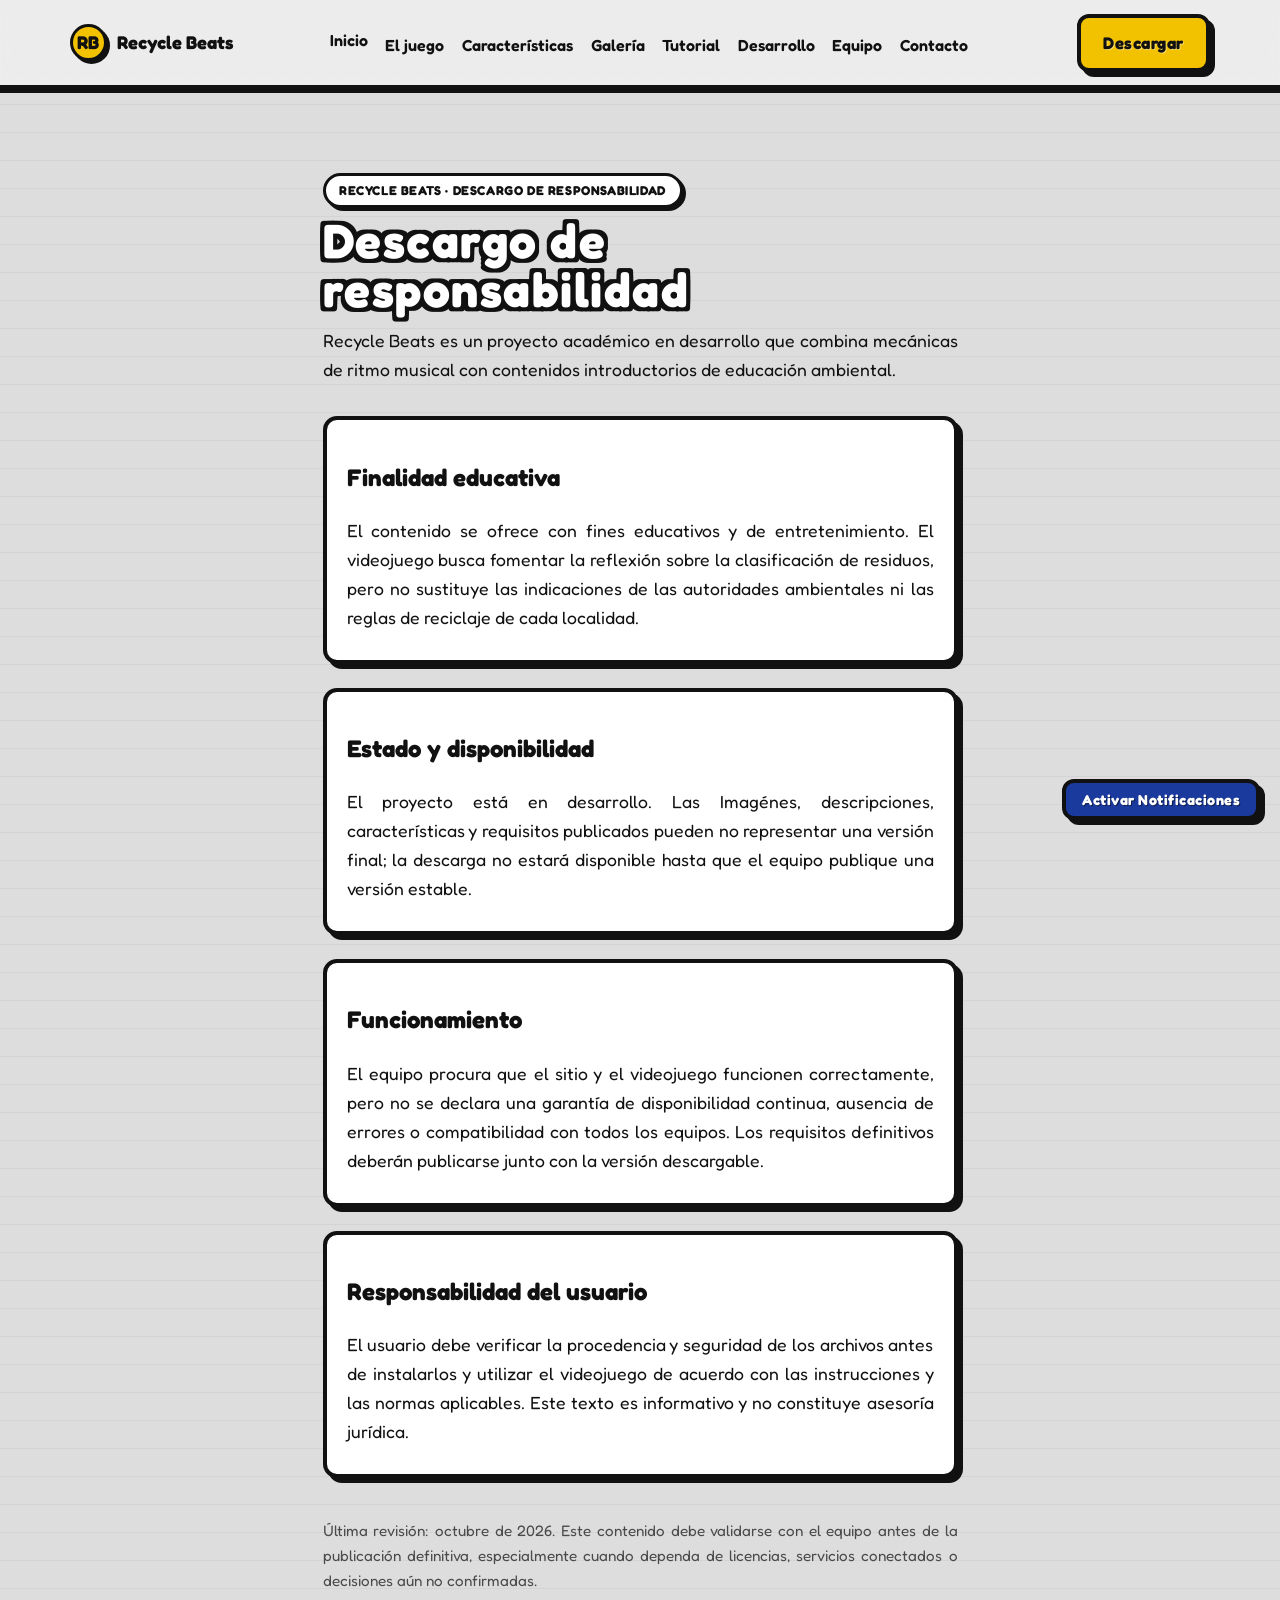
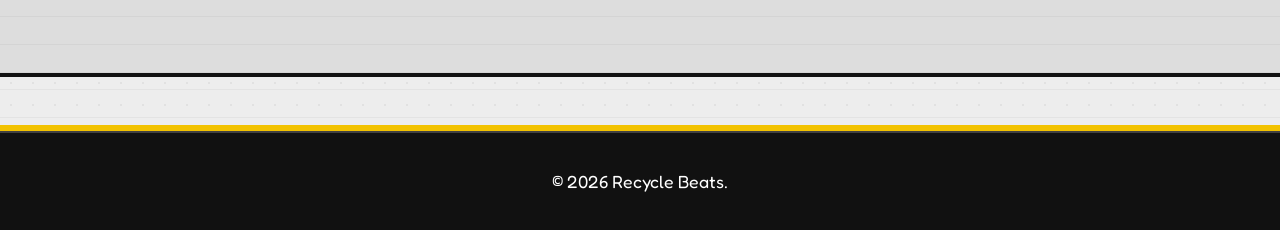
<file: Advertencias/descargo.html>
<!DOCTYPE html>
<html lang="es">
<head>
  <meta charset="UTF-8" />
  <meta name="viewport" content="width=device-width, initial-scale=1.0" />
  <title>Descargo de responsabilidad — Recycle Beats</title>
  <meta name="description" content="Recycle Beats es un proyecto académico en desarrollo que combina mecánicas de ritmo musical con contenidos introductorios de educación ambiental." />
  <meta name="theme-color" content="#EDEDED" />
  <link rel="icon" type="image/svg+xml" href="../icon.svg" />
  <link rel="preconnect" href="https://fonts.googleapis.com" />
  <link rel="preconnect" href="https://fonts.gstatic.com" crossorigin />
  <link href="https://fonts.googleapis.com/css2?family=Fredoka:wght@400;500;600;700&display=swap" rel="stylesheet" />
  <link rel="stylesheet" href="../style.css" />
</head>
<body>
  <a class="rb-skip" href="#contenido">Saltar al contenido</a>
  
  <header class="rb-navbar" id="rb-navbar">
    <div class="rb-navbar__inner">
      <a class="rb-brand" href="../index.html#inicio" aria-label="Ir al inicio">
        <span class="rb-brand__mark" aria-hidden="true">RB</span>
        <span class="rb-brand__name">Recycle&nbsp;Beats</span>
      </a>

      <button
        class="rb-navbar__toggle"
        id="rb-nav-toggle"
        aria-label="Abrir menú"
        aria-expanded="false"
        aria-controls="rb-nav-menu"
      >
        <span></span><span></span><span></span>
      </button>

      <nav class="rb-navbar__nav" id="rb-nav-menu" aria-label="Navegación principal">
        <ul>
          <li><a href="../index.html#inicio">Inicio</a></li>
          <li><a href="../index.html#el-juego">El juego</a></li>
          <li><a href="../index.html#caracteristicas">Características</a></li>
          <li><a href="../index.html#galeria">Galería</a></li>
          <li><a href="../index.html#tutorial">Tutorial</a></li>
          <li><a href="../index.html#desarrollo">Desarrollo</a></li>
          <li><a href="../index.html#equipo">Equipo</a></li>
          <li><a href="../index.html#contacto">Contacto</a></li>
        </ul>
      </nav>
      
      <a class="rb-btn rb-btn--amarillo rb-navbar__cta" href="../index.html#descarga">Descargar</a>
    </div>
  </header>

  <main id="contenido">
    <section class="rb-section rb-section--papel" aria-labelledby="legal-title">
      <div class="rb-container rb-legal">
        <p class="rb-eyebrow">Recycle Beats · Descargo de responsabilidad</p>
        <h1 class="rb-title rb-title--lg" id="legal-title">Descargo de responsabilidad</h1>
        <p>Recycle Beats es un proyecto académico en desarrollo que combina mecánicas de ritmo musical con contenidos introductorios de educación ambiental.</p>
        
        <section class="rb-card rb-wobble" style="margin-top: 2rem;">
          <h2>Finalidad educativa</h2>
          <p>El contenido se ofrece con fines educativos y de entretenimiento. El videojuego busca fomentar la reflexión sobre la clasificación de residuos, pero no sustituye las indicaciones de las autoridades ambientales ni las reglas de reciclaje de cada localidad.</p>
        </section>
        
        <section class="rb-card rb-wobble" style="margin-top: 1.5rem;">
          <h2>Estado y disponibilidad</h2>
          <p>El proyecto está en desarrollo. Las Imagénes, descripciones, características y requisitos publicados pueden no representar una versión final; la descarga no estará disponible hasta que el equipo publique una versión estable.</p>
        </section>
        
        <section class="rb-card rb-wobble" style="margin-top: 1.5rem;">
          <h2>Funcionamiento</h2>
          <p>El equipo procura que el sitio y el videojuego funcionen correctamente, pero no se declara una garantía de disponibilidad continua, ausencia de errores o compatibilidad con todos los equipos. Los requisitos definitivos deberán publicarse junto con la versión descargable.</p>
        </section>
        
        <section class="rb-card rb-wobble" style="margin-top: 1.5rem;">
          <h2>Responsabilidad del usuario</h2>
          <p>El usuario debe verificar la procedencia y seguridad de los archivos antes de instalarlos y utilizar el videojuego de acuerdo con las instrucciones y las normas aplicables. Este texto es informativo y no constituye asesoría jurídica.</p>
        </section>
        
        <p class="rb-muted" style="margin-top: 2.5rem;">Última revisión: octubre de 2026. Este contenido debe validarse con el equipo antes de la publicación definitiva, especialmente cuando dependa de licencias, servicios conectados o decisiones aún no confirmadas.</p>
      </div>
    </section>
  </main>

  <footer class="rb-footer" aria-label="Pie de página">
    <div class="rb-footer__bottom">
      <p>© <span id="rb-year">2026</span> Recycle Beats.</p>
    </div>
  </footer>
  <script src="../site.js" defer></script>
</body>
</html>
</file>
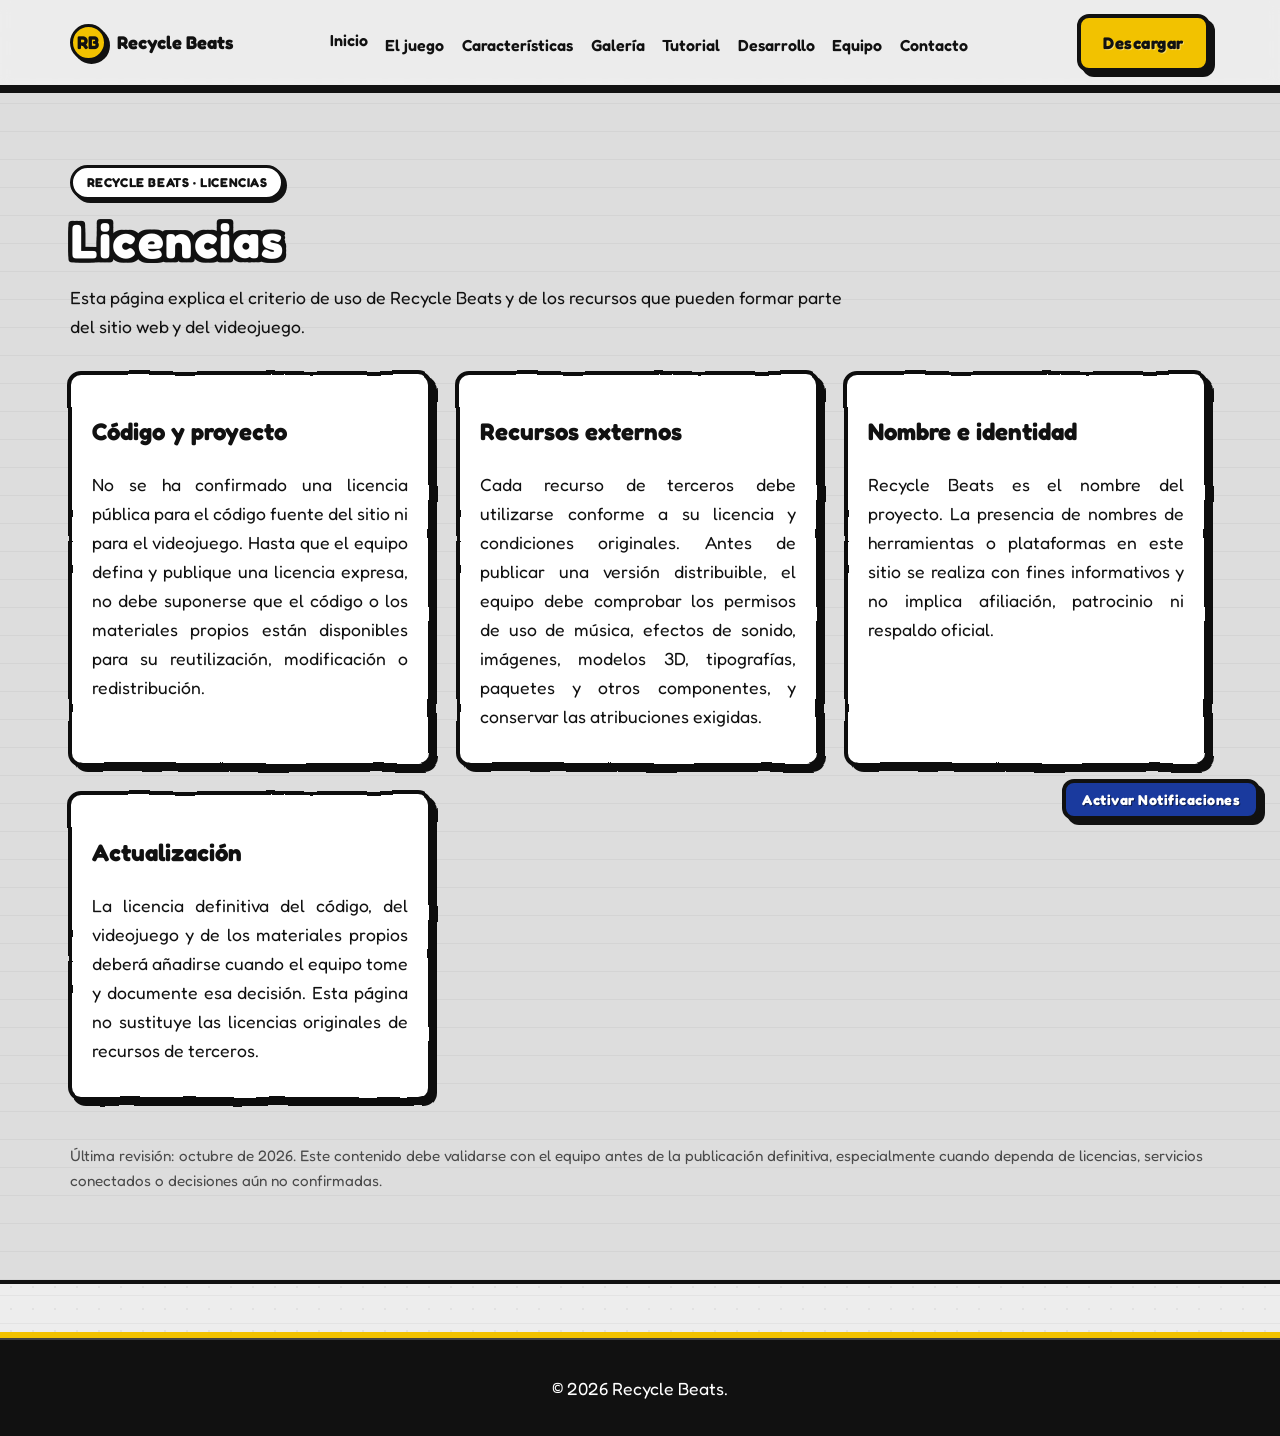
<file: Advertencias/licencias.html>
<!DOCTYPE html>
<html lang="es">
<head>
  <meta charset="UTF-8" />
  <meta name="viewport" content="width=device-width, initial-scale=1.0" />
  <title>Licencias — Recycle Beats</title>
  <meta name="description" content="Esta página explica el criterio de uso de Recycle Beats y de los recursos que pueden formar parte del sitio web y del videojuego." />
  <meta name="theme-color" content="#EDEDED" />
  <link rel="icon" type="image/svg+xml" href="../icon.svg" />
  <link rel="preconnect" href="https://fonts.googleapis.com" />
  <link rel="preconnect" href="https://fonts.gstatic.com" crossorigin />
  <link href="https://fonts.googleapis.com/css2?family=Fredoka:wght@400;500;600;700&display=swap" rel="stylesheet" />
  <link rel="stylesheet" href="../style.css" />
</head>
<body>

  <!-- FILTROS SVG PARA EL EFECTO DE LÍNEA TEMBLOROSA (WOBBLE) -->
  <svg class="rb-svg-defs" aria-hidden="true" focusable="false" width="0" height="0">
    <defs>
      <filter id="rb-wobble-soft" x="-5%" y="-5%" width="110%" height="110%">
        <feTurbulence type="fractalNoise" baseFrequency="0.022" numOctaves="2" seed="4" result="noise" />
        <feDisplacementMap in="SourceGraphic" in2="noise" scale="4" xChannelSelector="R" yChannelSelector="G" />
      </filter>
      <filter id="rb-wobble-strong" x="-8%" y="-8%" width="116%" height="116%">
        <feTurbulence type="fractalNoise" baseFrequency="0.03" numOctaves="2" seed="8" result="noise" />
        <feDisplacementMap in="SourceGraphic" in2="noise" scale="7" xChannelSelector="R" yChannelSelector="G" />
      </filter>
    </defs>
  </svg>

  <a class="rb-skip" href="#contenido">Saltar al contenido</a>
  
  <header class="rb-navbar" id="rb-navbar">
    <div class="rb-navbar__inner">
      <a class="rb-brand" href="../index.html#inicio" aria-label="Ir al inicio">
        <span class="rb-brand__mark" aria-hidden="true">RB</span>
        <span class="rb-brand__name">Recycle&nbsp;Beats</span>
      </a>

      <button
        class="rb-navbar__toggle"
        id="rb-nav-toggle"
        aria-label="Abrir menú"
        aria-expanded="false"
        aria-controls="rb-nav-menu"
      >
        <span></span><span></span><span></span>
      </button>

      <nav class="rb-navbar__nav" id="rb-nav-menu" aria-label="Navegación principal">
        <ul>
          <li><a href="../index.html#inicio">Inicio</a></li>
          <li><a href="../index.html#el-juego">El juego</a></li>
          <li><a href="../index.html#caracteristicas">Características</a></li>
          <li><a href="../index.html#galeria">Galería</a></li>
          <li><a href="../index.html#tutorial">Tutorial</a></li>
          <li><a href="../index.html#desarrollo">Desarrollo</a></li>
          <li><a href="../index.html#equipo">Equipo</a></li>
          <li><a href="../index.html#contacto">Contacto</a></li>
        </ul>
      </nav>
      
      <a class="rb-btn rb-btn--amarillo rb-navbar__cta" href="../index.html#descarga">Descargar</a>
    </div>
  </header>

  <main id="contenido">
    <section class="rb-section rb-section--papel" aria-labelledby="legal-title">
      <div class="rb-container">
        <p class="rb-eyebrow">Recycle Beats · Licencias</p>
        <h1 class="rb-title rb-title--lg" id="legal-title">Licencias</h1>
        <p style="margin-bottom: 2rem; max-width: 800px;">Esta página explica el criterio de uso de Recycle Beats y de los recursos que pueden formar parte del sitio web y del videojuego.</p>
        
        <div class="rb-grid-3" style="margin-bottom: 2.5rem;">
          
          <section class="rb-card rb-wobble rb-card--legal">
            <h2>Código y proyecto</h2>
            <p>No se ha confirmado una licencia pública para el código fuente del sitio ni para el videojuego. Hasta que el equipo defina y publique una licencia expresa, no debe suponerse que el código o los materiales propios están disponibles para su reutilización, modificación o redistribución.</p>
          </section>
          
          <section class="rb-card rb-wobble rb-card--legal">
            <h2>Recursos externos</h2>
            <p>Cada recurso de terceros debe utilizarse conforme a su licencia y condiciones originales. Antes de publicar una versión distribuible, el equipo debe comprobar los permisos de uso de música, efectos de sonido, imágenes, modelos 3D, tipografías, paquetes y otros componentes, y conservar las atribuciones exigidas.</p>
          </section>
          
          <section class="rb-card rb-wobble rb-card--legal">
            <h2>Nombre e identidad</h2>
            <p>Recycle Beats es el nombre del proyecto. La presencia de nombres de herramientas o plataformas en este sitio se realiza con fines informativos y no implica afiliación, patrocinio ni respaldo oficial.</p>
          </section>
          
          <section class="rb-card rb-wobble rb-card--legal">
            <h2>Actualización</h2>
            <p>La licencia definitiva del código, del videojuego y de los materiales propios deberá añadirse cuando el equipo tome y documente esa decisión. Esta página no sustituye las licencias originales de recursos de terceros.</p>
          </section>

        </div>
        
        <p class="rb-muted">Última revisión: octubre de 2026. Este contenido debe validarse con el equipo antes de la publicación definitiva, especialmente cuando dependa de licencias, servicios conectados o decisiones aún no confirmadas.</p>
      </div>
    </section>
  </main>

  <footer class="rb-footer" aria-label="Pie de página">
    <div class="rb-footer__bottom">
      <p>© <span id="rb-year">2026</span> Recycle Beats.</p>
    </div>
  </footer>
  <script src="../site.js" defer></script>
</body>
</html>
</file>
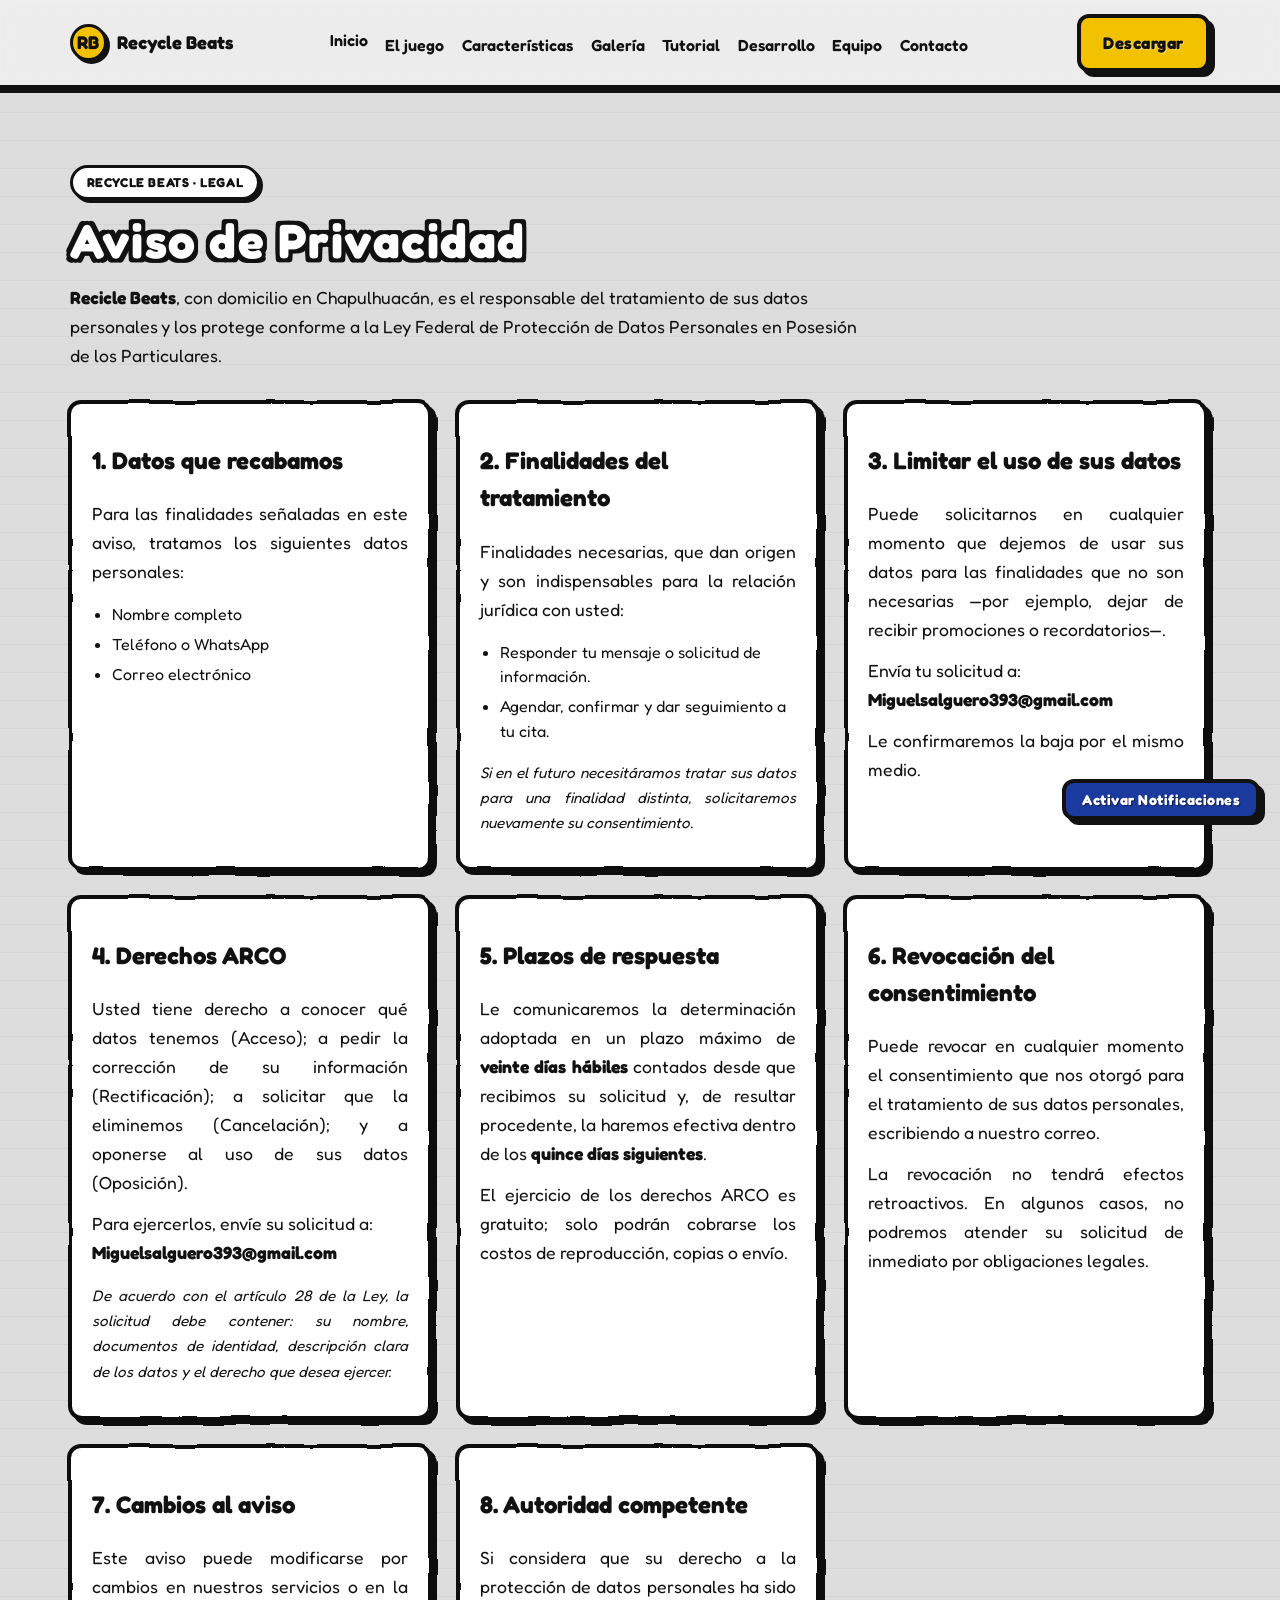
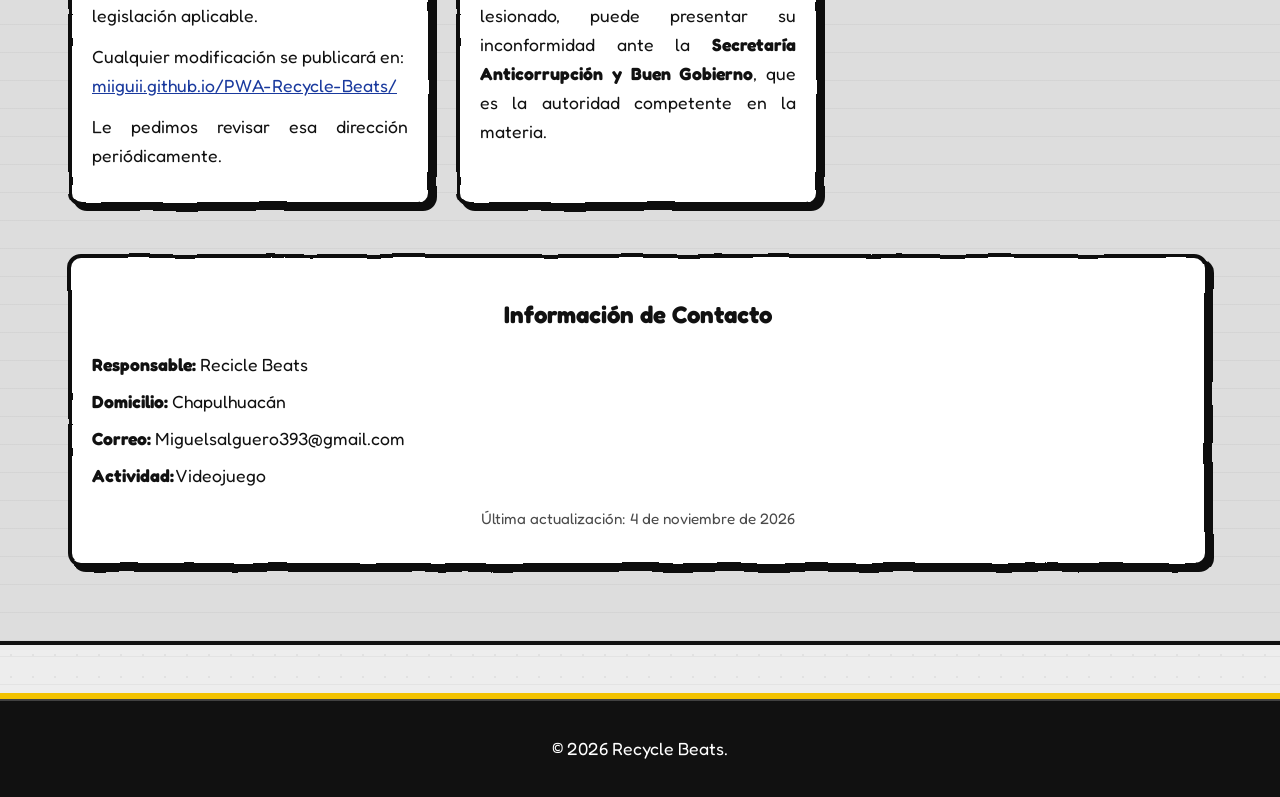
<file: Advertencias/privacidad.html>
<!DOCTYPE html>
<html lang="es">
<head>
  <meta charset="UTF-8" />
  <meta name="viewport" content="width=device-width, initial-scale=1.0" />
  <title>Aviso de privacidad — Recycle Beats</title>
  <meta name="description" content="Aviso de privacidad integral de Recycle Beats. Conoce cómo tratamos y protegemos tus datos personales." />
  <meta name="theme-color" content="#EDEDED" />
  <link rel="icon" type="image/svg+xml" href="../icon.svg" />
  <link rel="preconnect" href="https://fonts.googleapis.com" />
  <link rel="preconnect" href="https://fonts.gstatic.com" crossorigin />
  <link href="https://fonts.googleapis.com/css2?family=Fredoka:wght@400;500;600;700&display=swap" rel="stylesheet" />
  <link rel="stylesheet" href="../style.css" />
</head>
<body>

  <!-- FILTROS SVG PARA EL EFECTO DE LÍNEA TEMBLOROSA (WOBBLE) -->
  <svg class="rb-svg-defs" aria-hidden="true" focusable="false" width="0" height="0">
    <defs>
      <filter id="rb-wobble-soft" x="-5%" y="-5%" width="110%" height="110%">
        <feTurbulence type="fractalNoise" baseFrequency="0.022" numOctaves="2" seed="4" result="noise" />
        <feDisplacementMap in="SourceGraphic" in2="noise" scale="4" xChannelSelector="R" yChannelSelector="G" />
      </filter>
      <filter id="rb-wobble-strong" x="-8%" y="-8%" width="116%" height="116%">
        <feTurbulence type="fractalNoise" baseFrequency="0.03" numOctaves="2" seed="8" result="noise" />
        <feDisplacementMap in="SourceGraphic" in2="noise" scale="7" xChannelSelector="R" yChannelSelector="G" />
      </filter>
    </defs>
  </svg>

  <a class="rb-skip" href="#contenido">Saltar al contenido</a>
  
  <header class="rb-navbar" id="rb-navbar">
    <div class="rb-navbar__inner">
      <a class="rb-brand" href="../index.html#inicio" aria-label="Ir al inicio">
        <span class="rb-brand__mark" aria-hidden="true">RB</span>
        <span class="rb-brand__name">Recycle&nbsp;Beats</span>
      </a>
      <button class="rb-navbar__toggle" id="rb-nav-toggle" aria-label="Abrir menú" aria-expanded="false" aria-controls="rb-nav-menu">
        <span></span><span></span><span></span>
      </button>
      <nav class="rb-navbar__nav" id="rb-nav-menu" aria-label="Navegación principal">
        <ul>
          <li><a href="../index.html#inicio">Inicio</a></li>
          <li><a href="../index.html#el-juego">El juego</a></li>
          <li><a href="../index.html#caracteristicas">Características</a></li>
          <li><a href="../index.html#galeria">Galería</a></li>
          <li><a href="../index.html#tutorial">Tutorial</a></li>
          <li><a href="../index.html#desarrollo">Desarrollo</a></li>
          <li><a href="../index.html#equipo">Equipo</a></li>
          <li><a href="../index.html#contacto">Contacto</a></li>
        </ul>
      </nav>
      <a class="rb-btn rb-btn--amarillo rb-navbar__cta" href="../index.html#descarga">Descargar</a>
    </div>
  </header>

  <main id="contenido">
    <section class="rb-section rb-section--papel" aria-labelledby="legal-title">
      <div class="rb-container">
        <p class="rb-eyebrow">Recycle Beats · Legal</p>
        <h1 class="rb-title rb-title--lg" id="legal-title">Aviso de Privacidad</h1>
        <p style="margin-bottom: 2rem; max-width: 800px;">
          <strong>Recicle Beats</strong>, con domicilio en Chapulhuacán, es el responsable del tratamiento de sus datos personales y los protege conforme a la Ley Federal de Protección de Datos Personales en Posesión de los Particulares.
        </p>
        
        <div class="rb-grid-3" style="margin-bottom: 2.5rem;">
          
          <!-- Tarjeta 1 -->
          <section class="rb-card rb-wobble rb-card--legal">
            <h2>1. Datos que recabamos</h2>
            <p>Para las finalidades señaladas en este aviso, tratamos los siguientes datos personales:</p>
            <ul>
              <li>Nombre completo</li>
              <li>Teléfono o WhatsApp</li>
              <li>Correo electrónico</li>
            </ul>
          </section>
          
          <!-- Tarjeta 2 -->
          <section class="rb-card rb-wobble rb-card--legal">
            <h2>2. Finalidades del tratamiento</h2>
            <p>Finalidades necesarias, que dan origen y son indispensables para la relación jurídica con usted:</p>
            <ul>
              <li>Responder tu mensaje o solicitud de información.</li>
              <li>Agendar, confirmar y dar seguimiento a tu cita.</li>
            </ul>
            <p style="font-size: 0.95rem; margin-top: 1rem;"><em>Si en el futuro necesitáramos tratar sus datos para una finalidad distinta, solicitaremos nuevamente su consentimiento.</em></p>
          </section>
          
          <!-- Tarjeta 3 -->
          <section class="rb-card rb-wobble rb-card--legal">
            <h2>3. Limitar el uso de sus datos</h2>
            <p>Puede solicitarnos en cualquier momento que dejemos de usar sus datos para las finalidades que no son necesarias —por ejemplo, dejar de recibir promociones o recordatorios—.</p>
            <p>Envía tu solicitud a: <br><strong>Miguelsalguero393@gmail.com</strong></p>
            <p>Le confirmaremos la baja por el mismo medio.</p>
          </section>
          
          <!-- Tarjeta 4 -->
          <section class="rb-card rb-wobble rb-card--legal">
            <h2>4. Derechos ARCO</h2>
            <p>Usted tiene derecho a conocer qué datos tenemos (Acceso); a pedir la corrección de su información (Rectificación); a solicitar que la eliminemos (Cancelación); y a oponerse al uso de sus datos (Oposición).</p>
            <p>Para ejercerlos, envíe su solicitud a: <br><strong>Miguelsalguero393@gmail.com</strong></p>
            <p style="font-size: 0.95rem; margin-top: 1rem;"><em>De acuerdo con el artículo 28 de la Ley, la solicitud debe contener: su nombre, documentos de identidad, descripción clara de los datos y el derecho que desea ejercer.</em></p>
          </section>
          
          <!-- Tarjeta 5 -->
          <section class="rb-card rb-wobble rb-card--legal">
            <h2>5. Plazos de respuesta</h2>
            <p>Le comunicaremos la determinación adoptada en un plazo máximo de <strong>veinte días hábiles</strong> contados desde que recibimos su solicitud y, de resultar procedente, la haremos efectiva dentro de los <strong>quince días siguientes</strong>.</p>
            <p>El ejercicio de los derechos ARCO es gratuito; solo podrán cobrarse los costos de reproducción, copias o envío.</p>
          </section>
          
          <!-- Tarjeta 6 -->
          <section class="rb-card rb-wobble rb-card--legal">
            <h2>6. Revocación del consentimiento</h2>
            <p>Puede revocar en cualquier momento el consentimiento que nos otorgó para el tratamiento de sus datos personales, escribiendo a nuestro correo.</p>
            <p>La revocación no tendrá efectos retroactivos. En algunos casos, no podremos atender su solicitud de inmediato por obligaciones legales.</p>
          </section>
          
          <!-- Tarjeta 7 -->
          <section class="rb-card rb-wobble rb-card--legal">
            <h2>7. Cambios al aviso</h2>
            <p>Este aviso puede modificarse por cambios en nuestros servicios o en la legislación aplicable.</p>
            <p>Cualquier modificación se publicará en: <br><a href="https://miiguii.github.io/PWA-Recycle-Beats/" target="_blank" rel="noopener noreferrer">miiguii.github.io/PWA-Recycle-Beats/</a></p>
            <p>Le pedimos revisar esa dirección periódicamente.</p>
          </section>
          
          <!-- Tarjeta 8 -->
          <section class="rb-card rb-wobble rb-card--legal">
            <h2>8. Autoridad competente</h2>
            <p>Si considera que su derecho a la protección de datos personales ha sido lesionado, puede presentar su inconformidad ante la <strong>Secretaría Anticorrupción y Buen Gobierno</strong>, que es la autoridad competente en la materia.</p>
          </section>
          
        </div>

        <div class="rb-card rb-wobble rb-card--legal" style="text-align: center; margin-top: 3rem;">
          <h2 style="font-size: 1.5rem; margin-bottom: 1rem;">Información de Contacto</h2>
          <p style="margin-bottom: 0.5rem;"><strong>Responsable:</strong> Recicle Beats</p>
          <p style="margin-bottom: 0.5rem;"><strong>Domicilio:</strong> Chapulhuacán</p>
          <p style="margin-bottom: 0.5rem;"><strong>Correo:</strong> Miguelsalguero393@gmail.com</p>
          <p style="margin-bottom: 0.5rem;"><strong>Actividad:</strong> Videojuego</p>
          <p class="rb-muted" style="margin-top: 1rem; text-align: center;">Última actualización: 4 de noviembre de 2026</p>
        </div>
        
      </div>
    </section>
  </main>

  <footer class="rb-footer" aria-label="Pie de página">
    <div class="rb-footer__bottom">
      <p>© <span id="rb-year">2026</span> Recycle Beats.</p>
    </div>
  </footer>
  <script src="../site.js" defer></script>
</body>
</html>
</file>
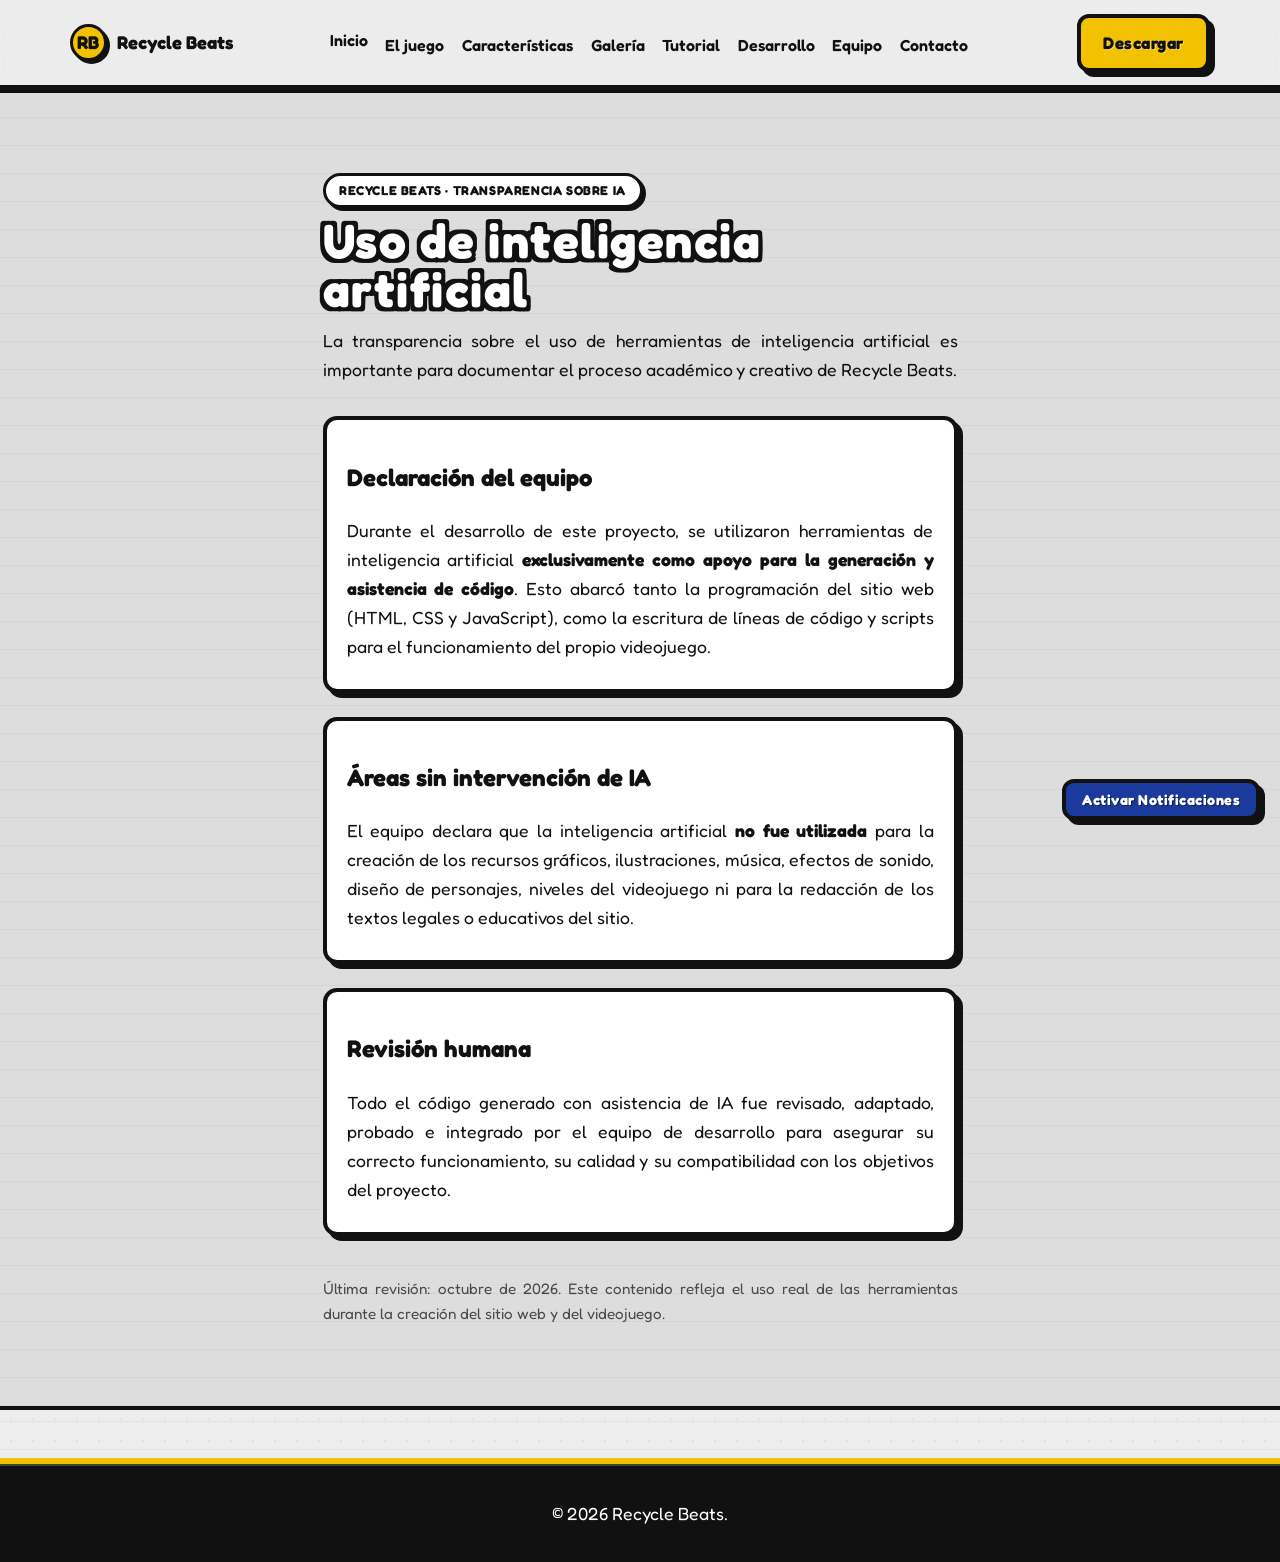
<file: Advertencias/uso-ia.html>
<!DOCTYPE html>
<html lang="es">
<head>
  <meta charset="UTF-8" />
  <meta name="viewport" content="width=device-width, initial-scale=1.0" />
  <title>Uso de inteligencia artificial — Recycle Beats</title>
  <meta name="description" content="Declaración sobre el uso de herramientas de inteligencia artificial en el desarrollo de Recycle Beats, especificando su uso para la generación de código web y de videojuego." />
  <meta name="theme-color" content="#EDEDED" />
  <link rel="icon" type="image/svg+xml" href="../icon.svg" />
  <link rel="preconnect" href="https://fonts.googleapis.com" />
  <link rel="preconnect" href="https://fonts.gstatic.com" crossorigin />
  <link href="https://fonts.googleapis.com/css2?family=Fredoka:wght@400;500;600;700&display=swap" rel="stylesheet" />
  <link rel="stylesheet" href="../style.css" />
</head>
<body>
  <a class="rb-skip" href="#contenido">Saltar al contenido</a>
  
  <header class="rb-navbar" id="rb-navbar">
    <div class="rb-navbar__inner">
      <a class="rb-brand" href="../index.html#inicio" aria-label="Ir al inicio">
        <span class="rb-brand__mark" aria-hidden="true">RB</span>
        <span class="rb-brand__name">Recycle&nbsp;Beats</span>
      </a>

      <button
        class="rb-navbar__toggle"
        id="rb-nav-toggle"
        aria-label="Abrir menú"
        aria-expanded="false"
        aria-controls="rb-nav-menu"
      >
        <span></span><span></span><span></span>
      </button>

      <nav class="rb-navbar__nav" id="rb-nav-menu" aria-label="Navegación principal">
        <ul>
          <li><a href="../index.html#inicio">Inicio</a></li>
          <li><a href="../index.html#el-juego">El juego</a></li>
          <li><a href="../index.html#caracteristicas">Características</a></li>
          <li><a href="../index.html#galeria">Galería</a></li>
          <li><a href="../index.html#tutorial">Tutorial</a></li>
          <li><a href="../index.html#desarrollo">Desarrollo</a></li>
          <li><a href="../index.html#equipo">Equipo</a></li>
          <li><a href="../index.html#contacto">Contacto</a></li>
        </ul>
      </nav>
      
      <a class="rb-btn rb-btn--amarillo rb-navbar__cta" href="../index.html#descarga">Descargar</a>
    </div>
  </header>

  <main id="contenido">
    <section class="rb-section rb-section--papel" aria-labelledby="legal-title">
      <div class="rb-container rb-legal">
        <p class="rb-eyebrow">Recycle Beats · Transparencia sobre IA</p>
        <h1 class="rb-title rb-title--lg" id="legal-title">Uso de inteligencia artificial</h1>
        <p>La transparencia sobre el uso de herramientas de inteligencia artificial es importante para documentar el proceso académico y creativo de Recycle Beats.</p>
        
        <section class="rb-card rb-wobble" style="margin-top: 2rem;">
          <h2>Declaración del equipo</h2>
          <p>Durante el desarrollo de este proyecto, se utilizaron herramientas de inteligencia artificial <strong>exclusivamente como apoyo para la generación y asistencia de código</strong>. Esto abarcó tanto la programación del sitio web (HTML, CSS y JavaScript), como la escritura de líneas de código y scripts para el funcionamiento del propio videojuego.</p>
        </section>
        
        <section class="rb-card rb-wobble" style="margin-top: 1.5rem;">
          <h2>Áreas sin intervención de IA</h2>
          <p>El equipo declara que la inteligencia artificial <strong>no fue utilizada</strong> para la creación de los recursos gráficos, ilustraciones, música, efectos de sonido, diseño de personajes, niveles del videojuego ni para la redacción de los textos legales o educativos del sitio.</p>
        </section>
        
        <section class="rb-card rb-wobble" style="margin-top: 1.5rem;">
          <h2>Revisión humana</h2>
          <p>Todo el código generado con asistencia de IA fue revisado, adaptado, probado e integrado por el equipo de desarrollo para asegurar su correcto funcionamiento, su calidad y su compatibilidad con los objetivos del proyecto.</p>
        </section>
        
        <p class="rb-muted" style="margin-top: 2.5rem;">Última revisión: octubre de 2026. Este contenido refleja el uso real de las herramientas durante la creación del sitio web y del videojuego.</p>
        
      </div>
    </section>
  </main>

  <footer class="rb-footer" aria-label="Pie de página">
    <div class="rb-footer__bottom">
      <p>© <span id="rb-year">2026</span> Recycle Beats.</p>
    </div>
  </footer>
  <script src="../site.js" defer></script>
</body>
</html>
</file>
<file: style.css>
/* ============================================================
   RECYCLE BEATS — Estilos basados en las capturas del juego
   Estética: cuaderno escolar hecho a mano
   ============================================================ */

/* ---------- Tokens (extraídos de las capturas) ---------- */
:root {
  --rb-negro: #111111;
  --rb-blanco: #FFFFFF;
  --rb-papel:   #EDEDED;   
  --rb-papel-2: #DDDDDD;   
  --rb-gris: #D9D9D9;       
  --rb-rojo: #D93025;       
  --rb-azul: #1A3A9E;       
  --rb-verde: #3DBE3D;      
  --rb-amarillo: #F2C200;   
  --rb-naranja: #E07A1F;    
  --rb-oliva: #7A7A3E;      

  --rb-borde: 4px solid var(--rb-negro);
  --rb-borde-2: 3px solid var(--rb-negro);
  --rb-sombra: 5px 5px 0 var(--rb-negro);
  --rb-sombra-sm: 3px 3px 0 var(--rb-negro);
  --rb-sombra-lg: 8px 8px 0 var(--rb-negro);

  --rb-max: 1180px;
  --rb-gap: 1.5rem;
  --rb-font: 'Fredoka', system-ui, -apple-system, Segoe UI, Roboto, sans-serif;
  --rb-transition: 180ms ease;
}

/* ---------- Reset ---------- */
*, *::before, *::after { box-sizing: border-box; }
html { scroll-behavior: smooth; }

body {
  margin: 0;
  font-family: var(--rb-font);
  font-size: 1rem;
  line-height: 1.55;
  color: var(--rb-negro);
  background-color: var(--rb-papel);
  background-image:
    repeating-linear-gradient(0deg, rgba(0,0,0,.045) 0 1px, transparent 1px 28px),
    radial-gradient(rgba(0,0,0,.05) 1px, transparent 1.2px);
  background-size: auto, 22px 22px;
  -webkit-font-smoothing: antialiased;
}

img, svg, video { max-width: 100%; display: block; }
a { color: var(--rb-azul); }
a:hover { text-decoration: underline; }
ul, ol { padding-left: 1.25rem; }
li + li { margin-top: .3rem; }

kbd {
  font-family: ui-monospace, SFMono-Regular, Menlo, Consolas, monospace;
  background: var(--rb-blanco);
  border: var(--rb-borde-2);
  border-radius: 6px;
  padding: 2px 8px;
  box-shadow: var(--rb-sombra-sm);
  font-size: .85rem;
  font-weight: 700;
}

.rb-svg-defs { position: absolute; width: 0; height: 0; overflow: hidden; }

/* ---------- Accesibilidad ---------- */
.rb-skip {
  position: absolute;
  left: -9999px;
  top: 0;
  background: var(--rb-amarillo);
  color: var(--rb-negro);
  padding: .75rem 1rem;
  border: var(--rb-borde);
  z-index: 9999;
  font-weight: 700;
}
.rb-skip:focus { left: 1rem; top: 1rem; }
:focus-visible { outline: 3px dashed var(--rb-amarillo); outline-offset: 3px; }

/* ============================================================
   TIPOGRAFÍA BUBBLE
   ============================================================ */
.rb-title {
  font-family: var(--rb-font);
  font-weight: 700;
  color: var(--rb-blanco);
  letter-spacing: 1.5px;
  line-height: 1.02;
  margin: 0 0 .75rem;
  text-shadow:
    -4px -4px 0 var(--rb-negro), 4px -4px 0 var(--rb-negro),
    -4px  4px 0 var(--rb-negro), 4px  4px 0 var(--rb-negro),
    -4px  0   0 var(--rb-negro), 4px  0   0 var(--rb-negro),
     0   -4px 0 var(--rb-negro), 0    4px 0 var(--rb-negro);
}
.rb-title--xl { font-size: clamp(2.8rem, 8vw, 5.5rem); }
.rb-title--lg { font-size: clamp(1.9rem, 4.5vw, 3rem); }

.rb-subtitle { font-size: 1.25rem; margin: 2rem 0 .75rem; }

.rb-eyebrow {
  display: inline-block;
  background: var(--rb-blanco);
  border: var(--rb-borde-2);
  border-radius: 999px;
  padding: .25rem .85rem;
  font-size: .8rem;
  font-weight: 700;
  letter-spacing: .6px;
  text-transform: uppercase;
  box-shadow: var(--rb-sombra-sm);
  margin: 0 0 1rem;
}

.rb-muted { color: #4a4a4a; font-size: .95rem; }
.rb-section__lead { max-width: 60ch; }

/* ============================================================
   LAYOUT
   ============================================================ */
.rb-container {
  max-width: var(--rb-max);
  margin: 0 auto;
  padding: 0 1.25rem;
}

.rb-section { padding: 4.5rem 0; }

.rb-section--papel {
  background: repeating-linear-gradient(0deg, rgba(0,0,0,.04) 0 1px, transparent 1px 28px), var(--rb-papel-2);
  border-top: 4px solid var(--rb-negro);
  border-bottom: 4px solid var(--rb-negro);
}

.rb-grid-2 { display: grid; grid-template-columns: 1fr; gap: var(--rb-gap); }
.rb-grid-3 { display: grid; grid-template-columns: 1fr; gap: var(--rb-gap); }
@media (min-width: 720px) {
  .rb-grid-2 { grid-template-columns: 1.4fr 1fr; }
  .rb-grid-3 { grid-template-columns: repeat(2, 1fr); }
}
@media (min-width: 1024px) {
  .rb-grid-3 { grid-template-columns: repeat(3, 1fr); }
}

/* ============================================================
   TARJETAS
   ============================================================ */
.rb-card {
  position: relative;
  background: transparent;
  padding: 1.4rem 1.5rem 1.5rem;
  transition: transform var(--rb-transition);
}
.rb-card::before {
  content: "";
  position: absolute;
  inset: 0;
  background: var(--rb-blanco);
  border: var(--rb-borde);
  border-radius: 14px;
  box-shadow: var(--rb-sombra);
  z-index: -1;
}
.rb-card.rb-wobble::before { filter: url(#rb-wobble-soft); }
.rb-card.rb-wobble-strong::before { filter: url(#rb-wobble-strong); }
.rb-card:hover { transform: translate(-2px, -2px); }
.rb-card:hover::before { box-shadow: var(--rb-sombra-lg); }
.rb-card h3 { margin: 0 0 .5rem; font-size: 1.15rem; }
.rb-card p  { margin: 0 0 .75rem; }

.rb-card__icon {
  display: inline-grid;
  place-items: center;
  width: 2.6rem;
  height: 2.6rem;
  font-size: 1.4rem;
  background: var(--rb-amarillo);
  border: var(--rb-borde-2);
  border-radius: 50%;
  box-shadow: var(--rb-sombra-sm);
  margin-bottom: .75rem;
}
.rb-card--soon { opacity: .78; }
.rb-card--soon .rb-card__icon { background: #efefef; }

/* Ficha técnica */
.rb-factsheet { list-style: none; padding: 0; margin: 0; }
.rb-factsheet li {
  display: flex;
  justify-content: space-between;
  gap: 1rem;
  padding: .45rem 0;
  border-bottom: 2px dashed rgba(0,0,0,.25);
  margin: 0;
}
.rb-factsheet li:last-child { border-bottom: 0; }
.rb-factsheet span { color: #4a4a4a; }
.rb-factsheet strong { font-weight: 600; }

/* ============================================================
   BOTONES
   ============================================================ */
.rb-btn {
  display: inline-flex;
  align-items: center;
  justify-content: center;
  gap: .5rem;
  font-family: var(--rb-font);
  font-size: 1.05rem;
  font-weight: 700;
  letter-spacing: .5px;
  padding: .75rem 1.4rem;
  border: var(--rb-borde);
  border-radius: 12px;
  box-shadow: var(--rb-sombra);
  cursor: pointer;
  text-decoration: none;
  color: var(--rb-negro);
  background: var(--rb-blanco);
  text-shadow: 1px 1px 0 rgba(255,255,255,.4);
  transition: transform var(--rb-transition), box-shadow var(--rb-transition);
}
.rb-btn:hover { transform: translate(-2px, -2px); box-shadow: var(--rb-sombra-lg); text-decoration: none; }
.rb-btn:active { transform: translate(2px, 2px); box-shadow: var(--rb-sombra-sm); }
.rb-btn--amarillo { background: var(--rb-amarillo); }
.rb-btn--azul     { background: var(--rb-azul); color: var(--rb-blanco); text-shadow: 1px 1px 0 rgba(0,0,0,.5); }
.rb-btn--rojo     { background: var(--rb-rojo); color: var(--rb-blanco); text-shadow: 1px 1px 0 rgba(0,0,0,.5); }
.rb-btn--verde    { background: var(--rb-verde); color: var(--rb-blanco); text-shadow: 1px 1px 0 rgba(0,0,0,.5); }
.rb-btn--disabled { background: #efefef; color: #777; cursor: not-allowed; box-shadow: var(--rb-sombra-sm); pointer-events: none; text-shadow: none; }

.rb-badge { display: inline-block; font-size: .78rem; font-weight: 700; letter-spacing: .5px; padding: .25rem .7rem; border: var(--rb-borde-2); border-radius: 999px; background: var(--rb-blanco); box-shadow: var(--rb-sombra-sm); }
.rb-badge--soon  { background: var(--rb-amarillo); }
.rb-badge--muted { background: #efefef; color: #555; }

.rb-chips { display: flex; flex-wrap: wrap; gap: .5rem; }
.rb-chip { display: inline-block; padding: .4rem .9rem; background: var(--rb-blanco); border: var(--rb-borde-2); border-radius: 999px; box-shadow: var(--rb-sombra-sm); font-weight: 600; font-size: .9rem; }

/* ============================================================
   PLACEHOLDERS
   ============================================================ */
.rb-placeholder {
  position: relative; display: grid; place-items: center; gap: .4rem; padding: 1rem; min-height: 150px;
  background: repeating-linear-gradient(45deg, rgba(0,0,0,.09) 0 12px, rgba(0,0,0,.02) 12px 24px), #f2efe9;
  border: 3px dashed var(--rb-negro); border-radius: 12px; text-align: center; color: #222;
}
.rb-placeholder__tag { background: var(--rb-rojo); color: var(--rb-blanco); font-weight: 700; font-size: .78rem; letter-spacing: .6px; padding: .2rem .65rem; border: 2px solid var(--rb-negro); border-radius: 999px; text-shadow: 1px 1px 0 rgba(0,0,0,.4); }
.rb-placeholder__path { font-family: ui-monospace, SFMono-Regular, Menlo, Consolas, monospace; font-size: .82rem; word-break: break-all; }
.rb-placeholder--polaroid { aspect-ratio: 4 / 3; min-height: 0; }
.rb-placeholder--video { aspect-ratio: 16 / 9; min-height: 0; }

.rb-avatar { aspect-ratio: 1 / 1; min-height: 0; padding: .5rem; margin-bottom: .9rem; }
.rb-avatar .rb-placeholder__tag { font-size: .68rem; }

/* ============================================================
   CINTA Y POLAROID
   ============================================================ */
.rb-tape { position: absolute; width: 90px; height: 26px; background: rgba(242, 194, 0, .85); border: 2px solid var(--rb-negro); border-radius: 3px; z-index: 3; box-shadow: 1px 2px 0 rgba(0,0,0,.2); }
.rb-tape--tl { top: -13px; left: 18px; transform: rotate(-6deg); }
.rb-tape--tr { top: -13px; right: 18px; transform: rotate(6deg); }
.rb-tape--br { bottom: -13px; right: 18px; transform: rotate(-4deg); background: rgba(61, 190, 61, .85); }

.rb-polaroid { position: relative; background: var(--rb-blanco); border: var(--rb-borde); border-radius: 6px; box-shadow: var(--rb-sombra-lg); padding: 1rem 1rem 1.4rem; margin: 0; transform: rotate(-2deg); transition: transform var(--rb-transition); }
.rb-polaroid:hover { transform: rotate(0deg) scale(1.02); }
.rb-polaroid figcaption { text-align: center; font-weight: 600; margin-top: .9rem; font-size: 1.05rem; }
.rb-polaroid--sm { transform: rotate(-1.5deg); box-shadow: var(--rb-sombra); }
.rb-polaroid--sm:nth-child(2n) { transform: rotate(1.5deg); }
.rb-polaroid--sm:nth-child(3n) { transform: rotate(-2deg); }
.rb-polaroid--sm:nth-child(4n) { transform: rotate(1deg); }
.rb-polaroid--sm:hover { transform: rotate(0deg) scale(1.03); }

/* ============================================================
   HERO
   ============================================================ */
.rb-hero { position: relative; max-width: var(--rb-max); margin: 0 auto; padding: 4rem 1.25rem 5rem; display: grid; grid-template-columns: 1fr; gap: 3rem; overflow: visible; }
.rb-hero__tube { position: absolute; top: -3rem; left: 5%; width: 26px; height: calc(100% + 6rem); background: var(--rb-verde); border: 4px solid var(--rb-negro); border-radius: 999px; transform: rotate(-6deg); box-shadow: var(--rb-sombra); z-index: 0; pointer-events: none; }
.rb-hero__content { position: relative; z-index: 2; text-align: center; }
.rb-hero__tagline { display: inline-block; font-size: clamp(1rem, 2.2vw, 1.3rem); font-weight: 600; color: var(--rb-negro); background: var(--rb-blanco); border: var(--rb-borde-2); border-radius: 12px; padding: .5rem 1.1rem; box-shadow: var(--rb-sombra-sm); margin: .9rem 0 1.6rem; }
.rb-hero__actions { display: flex; flex-wrap: wrap; gap: 1rem; justify-content: center; }

@media (min-width: 900px) {
  .rb-hero { grid-template-columns: 1.05fr 1fr; align-items: center; padding: 5rem 1.25rem 6rem; gap: 4rem; }
  .rb-hero__content { text-align: left; }
  .rb-hero__actions { justify-content: flex-start; }
  .rb-hero__tube { left: 2%; }
}

/* ============================================================
   VIDEO Y GALERÍA
   ============================================================ */
.rb-video-frame { position: relative; margin-top: 1.5rem; padding: .9rem; background: var(--rb-blanco); border: var(--rb-borde); border-radius: 14px; box-shadow: var(--rb-sombra); }
.rb-video-frame.rb-wobble::before { content: none; }
.rb-video-frame.rb-wobble { filter: url(#rb-wobble-soft); }

.rb-gallery { display: grid; grid-template-columns: 1fr; gap: 2rem 1.5rem; margin-top: 2rem; }
@media (min-width: 640px) { .rb-gallery { grid-template-columns: repeat(2, 1fr); } }
@media (min-width: 1024px) { .rb-gallery { grid-template-columns: repeat(3, 1fr); } }

/* ============================================================
   TUTORIAL / D-PAD
   ============================================================ */
.rb-dpad { position: relative; width: 170px; height: 170px; margin: 1.5rem auto 2rem; }
.rb-dpad__key { position: absolute; width: 56px; height: 56px; display: grid; place-items: center; border: 3px solid var(--rb-negro); border-radius: 8px; font-weight: 700; font-size: 1.6rem; color: var(--rb-negro); box-shadow: 4px 4px 0 var(--rb-negro); transition: transform 0.1s ease, box-shadow 0.1s ease; }
.rb-dpad__key--up    { top: 0; left: 57px; background: #C5D96B; transform: rotate(-2deg); }
.rb-dpad__key--left  { top: 57px; left: 0; background: #C26D77; transform: rotate(1deg); }
.rb-dpad__key--right { top: 57px; left: 114px; background: #5B6CC2; color: var(--rb-blanco); text-shadow: 1px 1px 0 var(--rb-negro); transform: rotate(-1deg); }
.rb-dpad__key--down  { top: 114px; left: 57px; background: #E07A1F; transform: rotate(2deg); }
.rb-dpad__key:hover { transform: translate(-1px, -1px) rotate(0deg); box-shadow: 5px 5px 0 var(--rb-negro); }

@media (prefers-reduced-motion: reduce) {
  .rb-dpad__key { transform: none !important; box-shadow: 3px 3px 0 var(--rb-negro); }
}

/* ============================================================
   DESCARGA
   ============================================================ */
.rb-download { display: grid; grid-template-columns: 1fr; gap: var(--rb-gap); margin-top: 1.75rem; }
@media (min-width: 900px) { .rb-download { grid-template-columns: 1.1fr 1fr; } }
.rb-card--download { display: flex; flex-direction: column; gap: 1rem; align-items: flex-start; }

.rb-accordion { position: relative; background: transparent; padding: 1rem 1.25rem; margin-bottom: 1rem; }
.rb-accordion::before { content: ""; position: absolute; inset: 0; background: var(--rb-blanco); border: var(--rb-borde); border-radius: 14px; box-shadow: var(--rb-sombra); z-index: -1; }
.rb-accordion.rb-wobble::before { filter: url(#rb-wobble-soft); }
.rb-accordion summary { cursor: pointer; font-weight: 700; font-size: 1.08rem; padding: .3rem 0; list-style: none; }
.rb-accordion summary::-webkit-details-marker { display: none; }
.rb-accordion summary::before { content: "▸ "; display: inline-block; transition: transform var(--rb-transition); margin-right: .25rem; }
.rb-accordion[open] summary::before { content: "▾ "; }
.rb-accordion[open] summary { margin-bottom: .75rem; }

/* ============================================================
   TIMELINE
   ============================================================ */
.rb-timeline { list-style: none; padding: 0; margin: 1.75rem 0 0; position: relative; }
.rb-timeline::before { content: ""; position: absolute; left: 14px; top: 10px; bottom: 10px; width: 4px; background: var(--rb-negro); border-radius: 2px; }
.rb-timeline__item { position: relative; padding-left: 3rem; margin-top: 1.25rem; }
.rb-timeline__dot { position: absolute; left: 4px; top: 22px; width: 24px; height: 24px; background: var(--rb-amarillo); border: 4px solid var(--rb-negro); border-radius: 50%; box-shadow: var(--rb-sombra-sm); }
.rb-timeline__date { font-size: .85rem; color: #555; margin: 0 0 .25rem; font-weight: 700; letter-spacing: .3px; text-transform: uppercase; }

/* ============================================================
   EQUIPO Y FORMULARIO
   ============================================================ */
.rb-card--team { text-align: center; }
.rb-role { font-weight: 700; color: var(--rb-naranja); margin: 0 0 0.5rem; text-align: center; font-size: 1.1rem; }
.rb-card--team .rb-muted { text-align: center; font-size: 1.1rem; }

.rb-form label { display: block; font-weight: 700; margin-top: .85rem; }
.rb-form input, .rb-form textarea { width: 100%; font-family: var(--rb-font); font-size: 1rem; padding: .65rem .8rem; border: var(--rb-borde-2); border-radius: 8px; box-shadow: var(--rb-sombra-sm); background: #fafafa; margin-top: .3rem; }
.rb-form input:disabled, .rb-form textarea:disabled { background: #efefef; color: #777; cursor: not-allowed; }
.rb-form .rb-btn { margin-top: 1rem; }

/* ============================================================
   LEGALES Y FOOTER
   ============================================================ */
.rb-legal { max-width: 75ch; }
.rb-legal p { margin: .5rem 0; }

.rb-footer { background: var(--rb-negro); color: var(--rb-blanco); border-top: 6px solid var(--rb-amarillo); margin-top: 3rem; }
.rb-footer__inner { max-width: var(--rb-max); margin: 0 auto; padding: 2.75rem 1.25rem 1.75rem; display: grid; grid-template-columns: 1fr; gap: 1.75rem; }
@media (min-width: 720px) { .rb-footer__inner { grid-template-columns: 1.5fr 1fr 1fr 1fr; } }
.rb-footer__col h4 { font-size: 1rem; letter-spacing: .6px; text-transform: uppercase; margin: 0 0 .85rem; color: var(--rb-amarillo); }
.rb-footer__brand { font-size: 1.5rem; color: var(--rb-blanco); margin: 0 0 .5rem; text-shadow: -2px -2px 0 #000, 2px -2px 0 #000, -2px  2px 0 #000, 2px  2px 0 #000; }
.rb-footer__col ul { list-style: none; padding: 0; margin: 0; }
.rb-footer__col li + li { margin-top: .4rem; }
.rb-footer__col a { color: var(--rb-blanco); text-decoration: none; opacity: .92; }
.rb-footer__col a:hover { opacity: 1; text-decoration: underline; }
.rb-footer__bottom { border-top: 2px solid rgba(255,255,255,.2); padding: 1rem 1.25rem; text-align: center; font-size: .9rem; }
.rb-footer__bottom .rb-muted { color: #ccc; }

/* ============================================================
   NAVBAR
   ============================================================ */
.rb-navbar { position: sticky; top: 0; z-index: 100; background: rgba(237, 237, 237, .95); backdrop-filter: blur(6px); border-bottom: 4px solid var(--rb-negro); }
.rb-navbar__inner { max-width: var(--rb-max); margin: 0 auto; padding: .85rem 1.25rem; display: flex; align-items: center; justify-content: space-between; gap: 1rem; }
.rb-brand { display: inline-flex; align-items: center; gap: .65rem; color: var(--rb-negro); text-decoration: none; font-weight: 700; font-size: 1.15rem; }
.rb-brand:hover { text-decoration: none; }
.rb-brand__mark { display: inline-grid; place-items: center; width: 2.3rem; height: 2.3rem; background: var(--rb-amarillo); border: var(--rb-borde-2); border-radius: 50%; box-shadow: var(--rb-sombra-sm); font-weight: 700; }
.rb-navbar__nav ul { list-style: none; display: flex; gap: 1.1rem; margin: 0; padding: 0; }
.rb-navbar__nav a { color: var(--rb-negro); text-decoration: none; font-weight: 600; }
.rb-navbar__nav a:hover { text-decoration: underline; }
.rb-navbar__nav a[aria-current="true"] { background: var(--rb-amarillo); border: 2px solid var(--rb-negro); border-radius: 999px; padding: .15rem .7rem; box-shadow: var(--rb-sombra-sm); }
.rb-navbar__cta { margin-left: .75rem; }
.rb-navbar__toggle { display: none; flex-direction: column; justify-content: center; gap: 4px; width: 44px; height: 44px; background: var(--rb-blanco); border: var(--rb-borde-2); border-radius: 8px; box-shadow: var(--rb-sombra-sm); cursor: pointer; }
.rb-navbar__toggle span { display: block; height: 3px; background: var(--rb-negro); border-radius: 2px; margin: 0 9px; }

@media (max-width: 899px) {
  .rb-navbar__toggle { display: inline-flex; }
  .rb-navbar__nav { position: fixed; inset: 68px 0 auto 0; background: var(--rb-papel); border-bottom: 4px solid var(--rb-negro); padding: 1.25rem; display: none; flex-direction: column; gap: 1rem; box-shadow: 0 12px 24px rgba(0,0,0,.18); max-height: calc(100vh - 68px); overflow-y: auto; }
  .rb-navbar__nav.is-open { display: flex; }
  .rb-navbar__nav ul { flex-direction: column; gap: .5rem; }
  .rb-navbar__nav a { font-size: 1.05rem; padding: .4rem 0; display: inline-block; }
  .rb-navbar__cta { align-self: flex-start; }
}

/* ============================================================
   REVEAL Y PREFERENCIAS
   ============================================================ */
.rb-reveal { opacity: 0; transform: translateY(24px); transition: opacity 450ms ease, transform 450ms ease; }
.rb-reveal.is-visible { opacity: 1; transform: translateY(0); }

@media (prefers-reduced-motion: reduce) {
  html { scroll-behavior: auto; }
  *, *::before, *::after { animation-duration: .001ms !important; animation-iteration-count: 1 !important; transition-duration: .001ms !important; }
  .rb-card.rb-wobble::before, .rb-card.rb-wobble-strong::before, .rb-accordion.rb-wobble::before, .rb-video-frame.rb-wobble { filter: none; }
  .rb-card:hover, .rb-polaroid:hover, .rb-polaroid--sm:hover, .rb-btn:hover { transform: none; }
}

/* ============================================================
   VARIOS Y TARJETAS LEGALES
   ============================================================ */
.rb-placeholder video { width: 100%; height: 100%; object-fit: cover; border-radius: 8px; display: block; }

.rb-card--legal { background-color: transparent !important; transform: translate(-2px, -2px) !important; box-shadow: none !important; }
.rb-card--legal::before { filter: url(#rb-wobble-soft) !important; background-color: var(--rb-blanco) !important; border: var(--rb-borde) !important; border-radius: 14px !important; box-shadow: var(--rb-sombra) !important; }
.rb-card--legal:hover { transform: translate(-4px, -4px) !important; }
.rb-card--legal:hover::before { box-shadow: var(--rb-sombra-lg) !important; }

.rb-card p, .rb-section p.rb-section__lead, .rb-legal p { text-align: justify; text-justify: inter-word; }

.rb-alcances-list { list-style: none; padding: 0; margin: 1.5rem 0 0 0; display: flex; flex-direction: column; gap: 1rem; }
.rb-alcances-list li { background-color: #f8f8f8; padding: 0.8rem 1rem; border: 3px solid var(--rb-negro); box-shadow: 3px 3px 0 var(--rb-negro); font-weight: 500; display: flex; align-items: center; gap: 10px; border-radius: 8px; }

p { font-size: 1.1rem; line-height: 1.65; }
.rb-card--team { text-align: center; }
.rb-card--team .rb-muted { text-align: center; }

/* Ocultar el botón en pantallas menores a 768px (tablets y móviles) */
@media (max-width: 768px) {
  .btn-descarga-pc {
    display: none !important;
  }
}

/* ============================================================
   RESPONSIVO PARA MÓVILES (Ajustes finales)
   ============================================================ */
@media (max-width: 768px) {
  .rb-hero { padding: 2rem 1rem 3rem; gap: 2rem; }
  .rb-hero__tube { display: none; }
  .rb-section { padding: 3rem 0; }
  .rb-title--xl { font-size: 2.5rem; }
  .rb-title--lg { font-size: 1.8rem; }
  .rb-title { text-shadow: -3px -3px 0 var(--rb-negro), 3px -3px 0 var(--rb-negro), -3px 3px 0 var(--rb-negro), 3px 3px 0 var(--rb-negro), -3px 0 0 var(--rb-negro), 3px 0 0 var(--rb-negro), 0 -3px 0 var(--rb-negro), 0 3px 0 var(--rb-negro); }
  
  .rb-grid-2, .rb-grid-3 { display: flex; flex-direction: column; }
  .rb-polaroid { transform: rotate(0deg); margin-bottom: 1rem; }
  .rb-polaroid--sm { transform: rotate(0deg); }
  .rb-gallery { grid-template-columns: 1fr; gap: 1.5rem; }
  
  .rb-download { flex-direction: column; }
  .rb-card--download { width: 100%; }
  .rb-accordion { width: 100%; }
  
  .rb-timeline__item { padding-left: 2rem; }
  .rb-timeline::before { left: 6px; }
  .rb-timeline__dot { left: -4px; width: 18px; height: 18px; top: 24px; }
  
  .rb-footer__inner { grid-template-columns: 1fr; gap: 2rem; text-align: center; }
  .rb-footer__col h4 { margin-top: 1rem; }
  .rb-footer__brand { display: inline-block; }
  
  .rb-alcances-list li { font-size: 1rem; }
  .rb-factsheet li { flex-direction: column; gap: 0.2rem; text-align: center; border-bottom: 1px dashed rgba(0,0,0,.15); padding-bottom: 0.8rem; margin-bottom: 0.8rem; }
}
</file>
